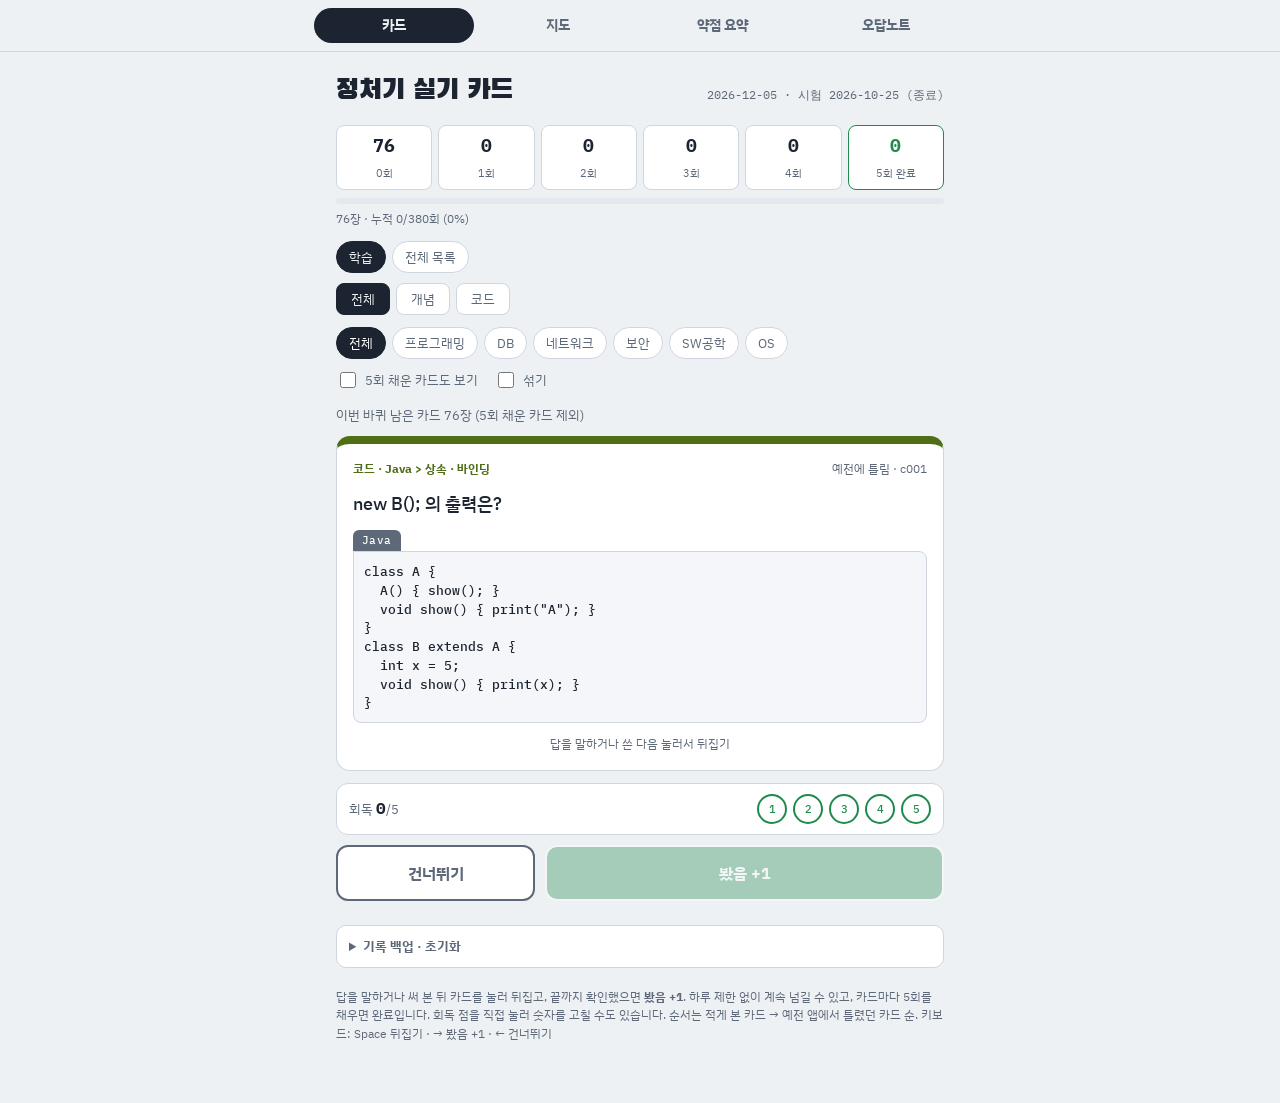
<file: index.html>
<!doctype html>
<html lang="ko">
<head>
<meta charset="utf-8" />
<meta name="viewport" content="width=device-width,initial-scale=1,viewport-fit=cover" />
<title>정처기 실기 카드</title>
<meta name="description" content="정보처리기사 실기 약점 카드 — 제한 없이 반복, 카드마다 5회까지 회독 체크" />
<meta name="theme-color" content="#eef1f4" media="(prefers-color-scheme: light)" />
<meta name="theme-color" content="#12161c" media="(prefers-color-scheme: dark)" />
<link rel="manifest" href="manifest.json" />
<link rel="icon" type="image/png" sizes="192x192" href="icons/icon-192.png" />
<link rel="apple-touch-icon" href="icons/apple-touch-icon.png" />
<meta name="apple-mobile-web-app-capable" content="yes" />
<meta name="mobile-web-app-capable" content="yes" />
<meta name="apple-mobile-web-app-status-bar-style" content="default" />
<meta name="apple-mobile-web-app-title" content="정처기 카드" />
<link rel="preconnect" href="https://fonts.googleapis.com" />
<link rel="preconnect" href="https://fonts.gstatic.com" crossorigin />
<link rel="stylesheet" href="https://fonts.googleapis.com/css2?family=Black+Han+Sans&family=IBM+Plex+Sans+KR:wght@400;500;700&family=IBM+Plex+Mono:wght@500&display=swap" />
<link rel="stylesheet" href="styles.css?v=20261020a" />
</head>
<body>
<nav class="appnav" aria-label="화면">
  <a href="./" aria-current="page">카드</a><a href="map.html">지도</a><a href="weak.html">약점 요약</a><a href="wrong.html">오답노트</a>
</nav>
<div class="wrap">
  <header class="top">
    <h1>정처기 실기 카드</h1>
    <span class="today" id="today"></span>
  </header>

  <section class="counts" id="counts" aria-label="회독 수별 카드 수"></section>
  <div class="bar" aria-hidden="true"><i id="bar-fill"></i></div>
  <p class="sum" id="sum"></p>

  <div class="tabs" role="group" aria-label="보기">
    <button type="button" id="t-study" aria-pressed="true">학습</button>
    <button type="button" id="t-list" aria-pressed="false">전체 목록</button>
  </div>
  <div class="kinds" id="kinds" role="group" aria-label="카드 종류"></div>
  <div class="chips" id="chips" role="group" aria-label="단원"></div>
  <div class="opts">
    <label><input type="checkbox" id="o-done" /> 5회 채운 카드도 보기</label>
    <label><input type="checkbox" id="o-shuffle" /> 섞기</label>
  </div>

  <div class="status" id="status">카드를 불러오는 중…</div>
  <main id="study"></main>
  <div id="list" class="list" hidden></div>

  <details class="tools">
    <summary>기록 백업 · 초기화</summary>
    <p>회독 기록은 이 기기의 브라우저에만 저장됩니다. 기기를 바꾸거나 사파리 데이터를 지우기 전에 백업 코드를 복사해 두세요.</p>
    <div class="tool-row">
      <button type="button" id="b-export">백업 코드 복사</button>
      <button type="button" id="b-import">백업 코드 붙여넣기</button>
      <button type="button" id="b-reset" class="danger">전부 0회로</button>
    </div>
    <textarea id="io" rows="3" placeholder="백업 코드를 여기에 붙여넣고 [백업 코드 붙여넣기]를 누르세요" hidden></textarea>
    <p class="tool-msg" id="tool-msg" role="status"></p>
  </details>

  <p class="legend">답을 말하거나 써 본 뒤 카드를 눌러 뒤집고, 끝까지 확인했으면 <b>봤음 +1</b>. 하루 제한 없이 계속 넘길 수 있고, 카드마다 5회를 채우면 완료입니다. 회독 점을 직접 눌러 숫자를 고칠 수도 있습니다. 순서는 적게 본 카드 → 예전 앱에서 틀렸던 카드 순. 키보드: Space 뒤집기 · → 봤음 +1 · ← 건너뛰기</p>
</div>

<div class="a2hs" id="a2hs" hidden role="dialog" aria-labelledby="a2hs-t">
  <div class="a2hs-box">
    <b id="a2hs-t">홈 화면에 추가하기</b>
    <p id="a2hs-msg"></p>
    <button type="button" id="a2hs-ok">확인</button>
  </div>
</div>

<script src="app.js?v=20261019a"></script>
</body>
</html>
</file>
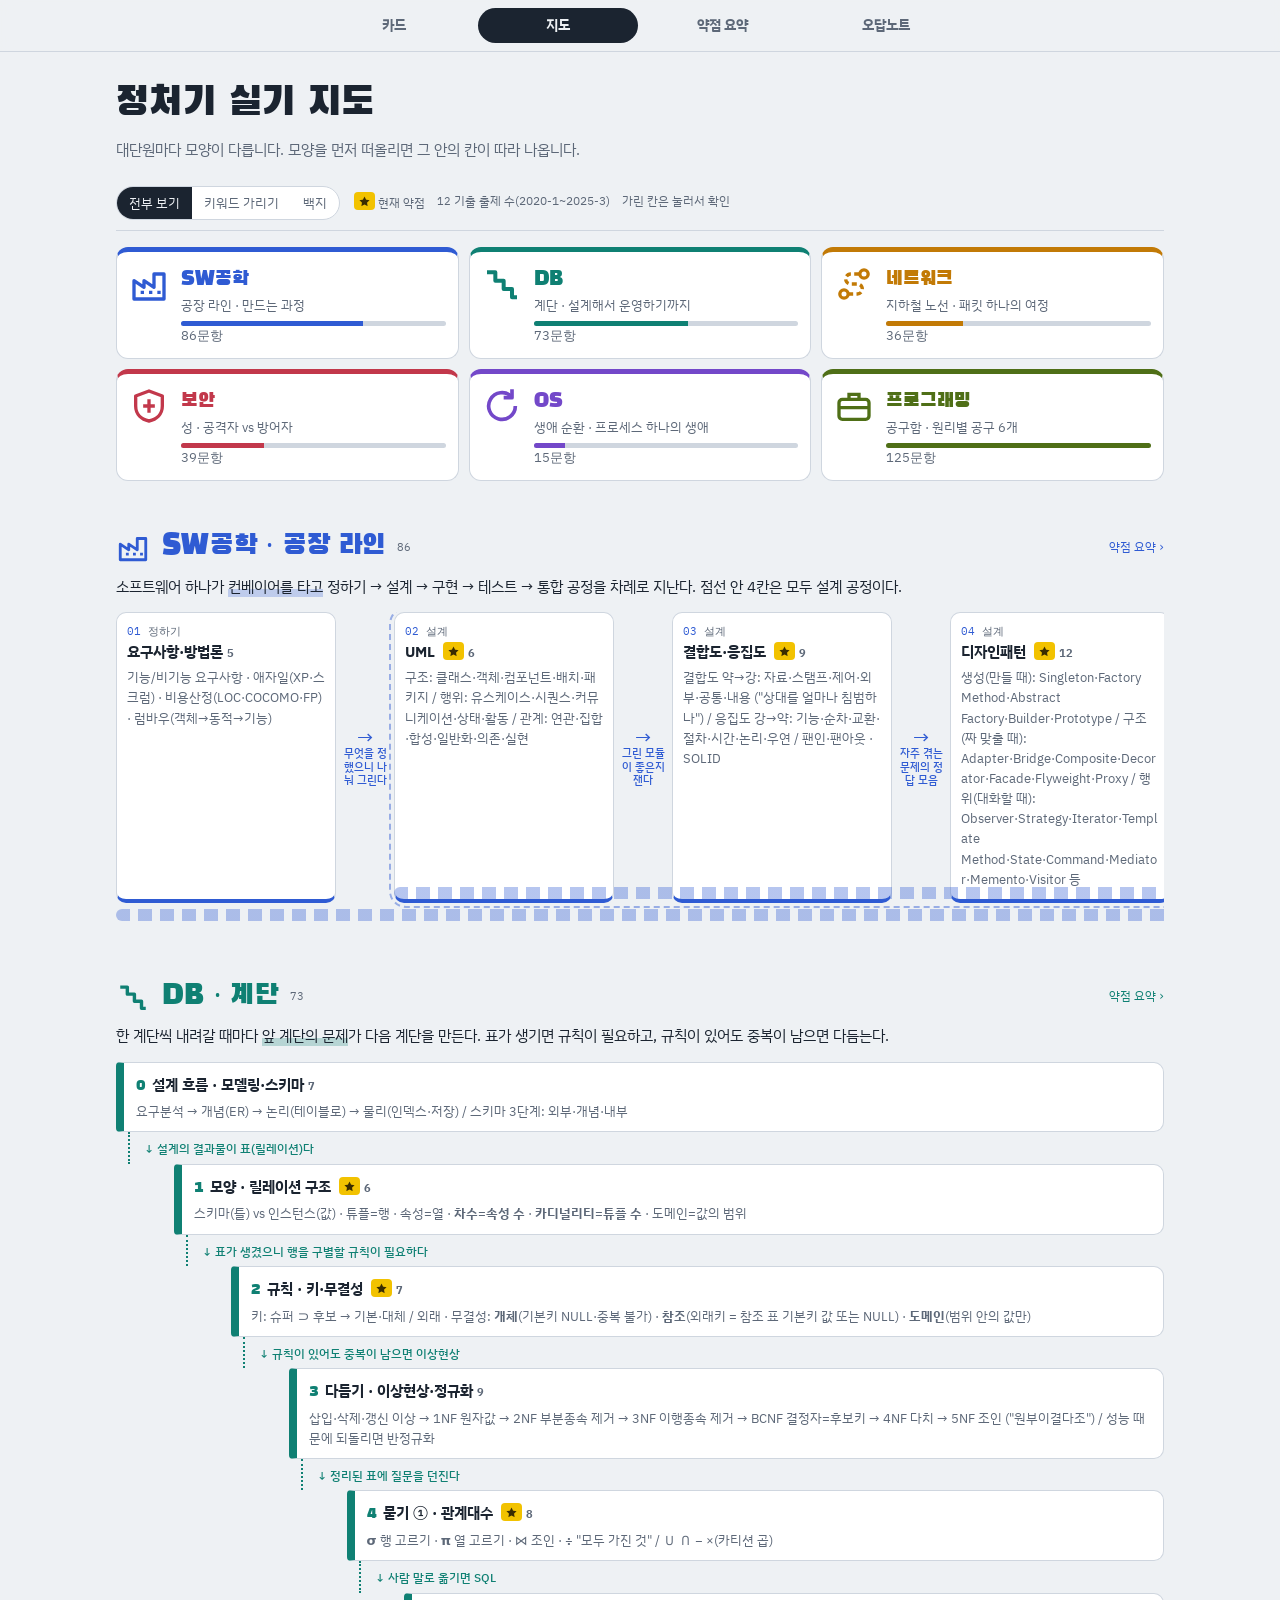
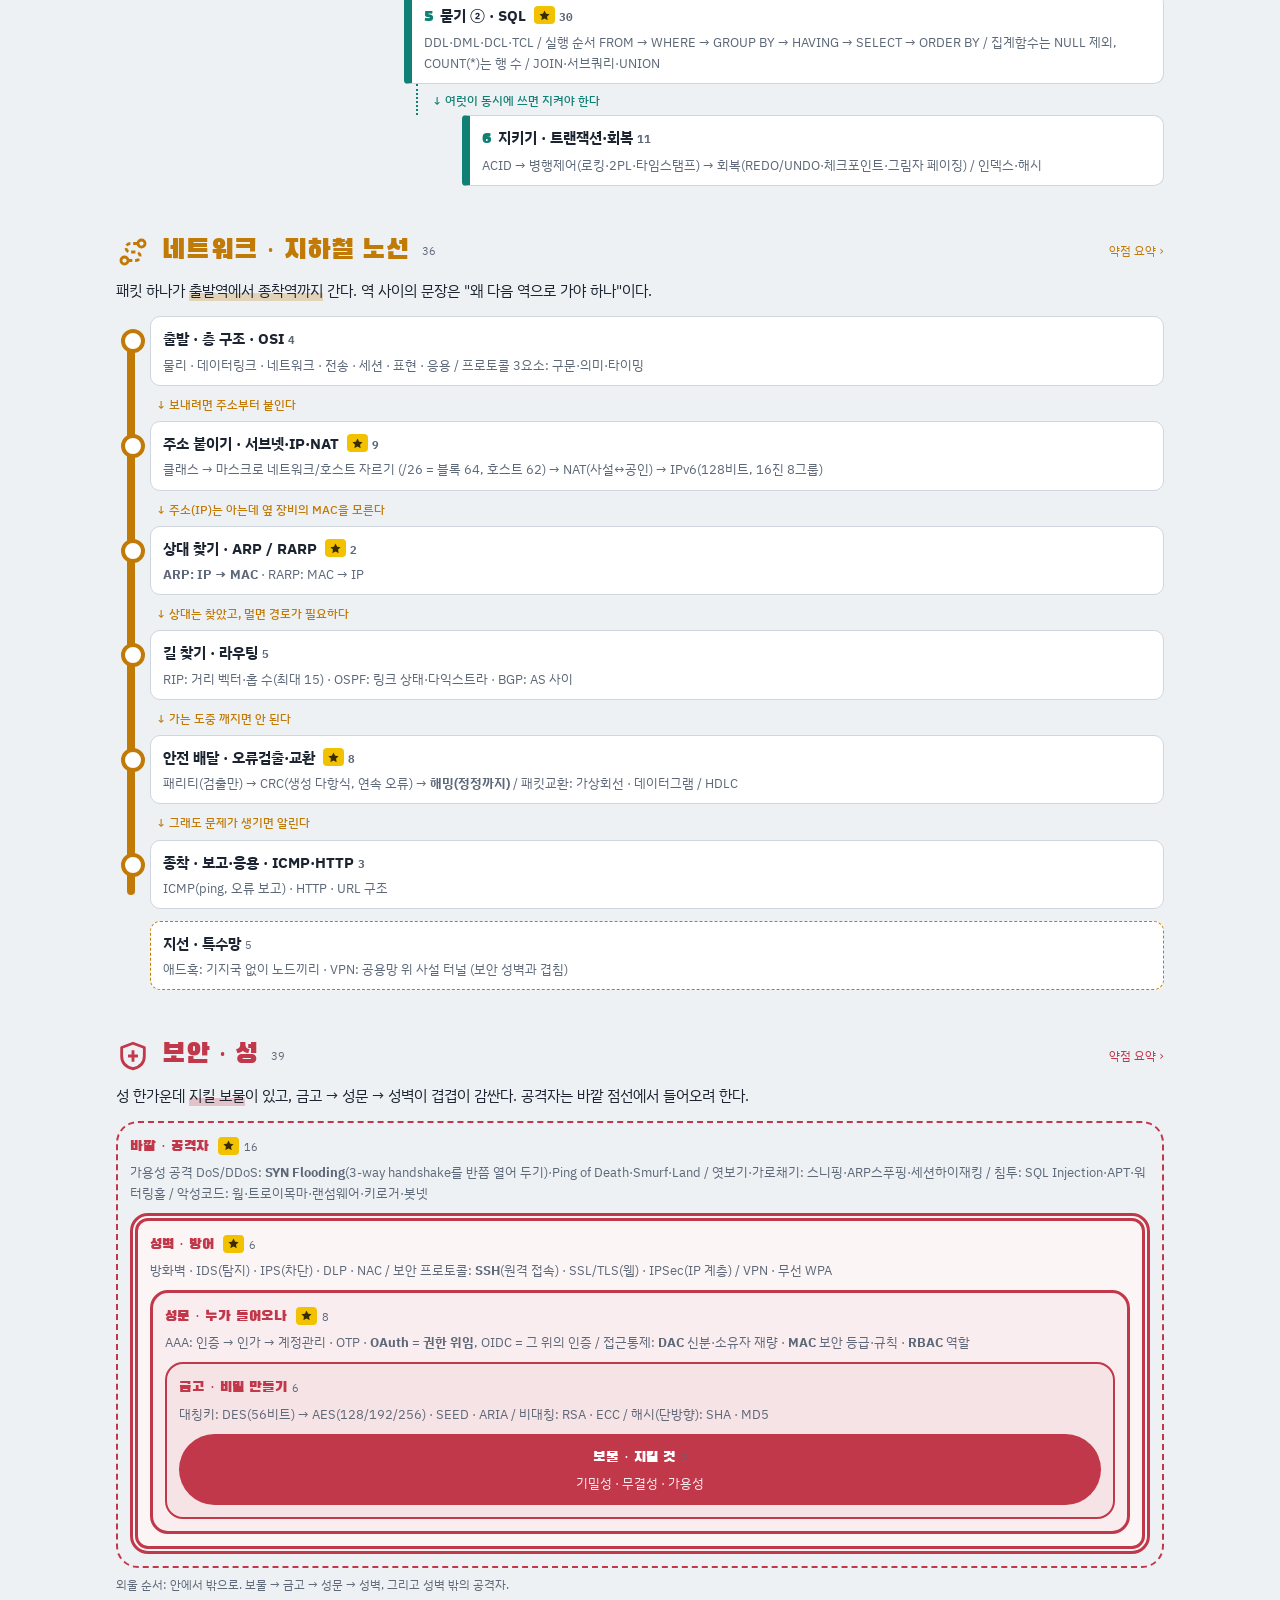
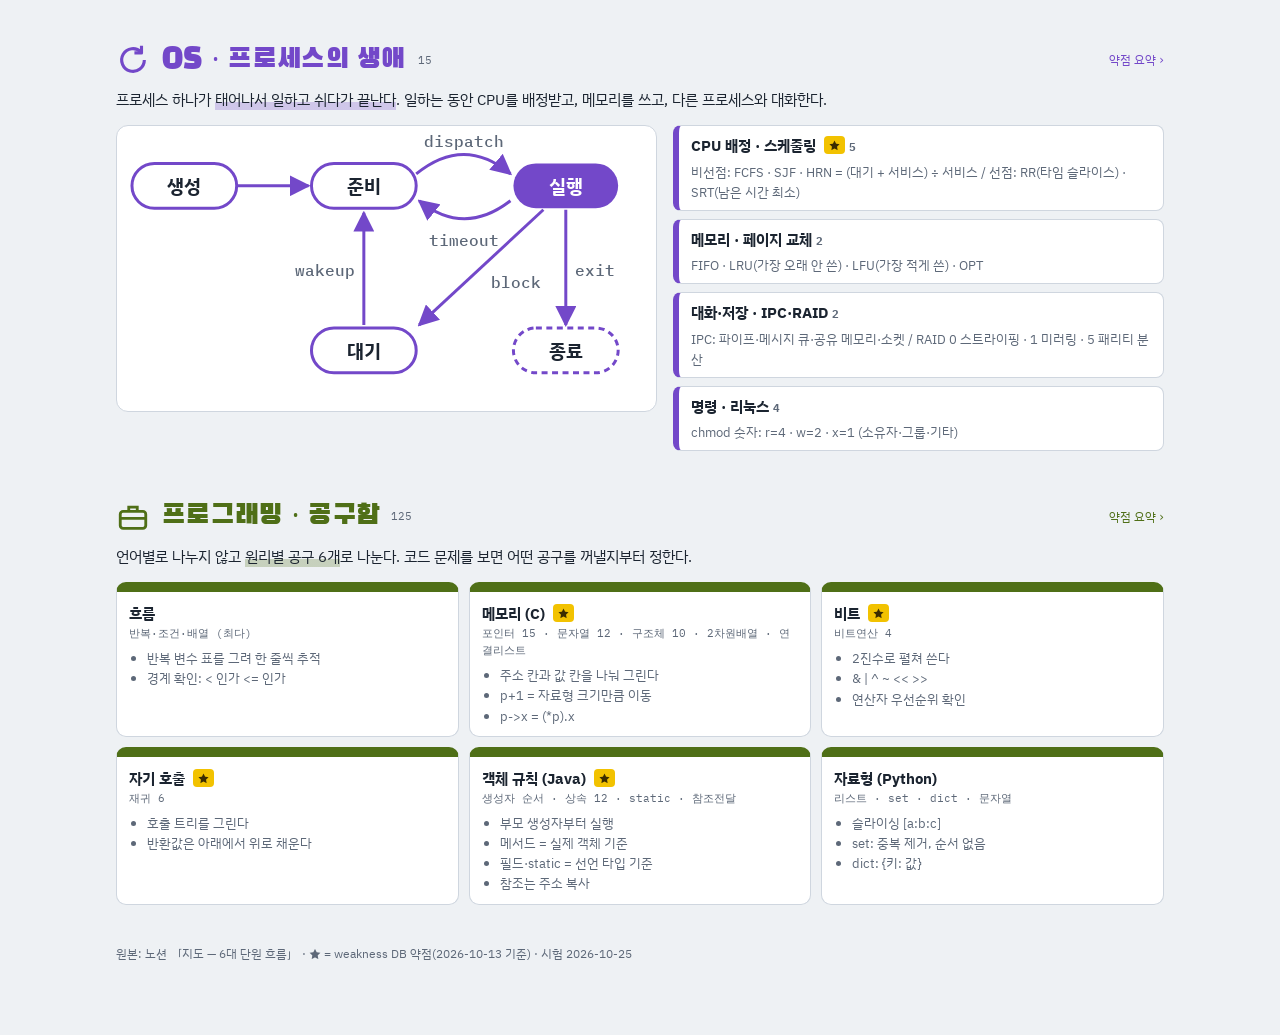
<file: map.html>
<!doctype html>
<html lang="ko">
<head>
<meta charset="utf-8" />
<meta name="viewport" content="width=device-width,initial-scale=1,viewport-fit=cover" />
<title>정처기 실기 지도</title>
<meta name="theme-color" content="#eef1f4" media="(prefers-color-scheme: light)" />
<meta name="theme-color" content="#12161c" media="(prefers-color-scheme: dark)" />
<link rel="manifest" href="manifest.json" />
<link rel="icon" type="image/png" sizes="192x192" href="icons/icon-192.png" />
<link rel="apple-touch-icon" href="icons/apple-touch-icon.png" />
<meta name="apple-mobile-web-app-capable" content="yes" />
<meta name="apple-mobile-web-app-title" content="정처기 카드" />
<link rel="preconnect" href="https://fonts.googleapis.com">
<link rel="preconnect" href="https://fonts.gstatic.com" crossorigin>
<link rel="stylesheet" href="https://fonts.googleapis.com/css2?family=Black+Han+Sans&family=IBM+Plex+Sans+KR:wght@400;500;700&family=IBM+Plex+Mono:wght@500&display=swap">
<style>
/* Layout: 6개 대단원이 각자 다른 "모양"을 가진 지도. 공장 라인 / 계단 / 지하철 노선 / 성벽 동심원 / 생애 순환 / 공구함 */
:root{
  --bg:#eef1f4; --surface:#ffffff; --ink:#1b2430; --muted:#5d6878; --line:#cfd6df;
  --sw:#2f5bd3; --db:#0f8073; --net:#c27a06; --sec:#c2384b; --os:#7348c9; --pg:#4f6f17;
  --star:#f2c200; --star-ink:#3a2c00; --cover:#d9dee5; --cover2:#c9d0d9;
  --display:"Black Han Sans","IBM Plex Sans KR",system-ui,sans-serif;
  --body:"IBM Plex Sans KR",system-ui,-apple-system,"Apple SD Gothic Neo",sans-serif;
  --mono:"IBM Plex Mono",ui-monospace,Menlo,monospace;
}
@media (prefers-color-scheme: dark){:root:not([data-theme="light"]){
  --bg:#12161c; --surface:#1b212a; --ink:#e7ebf0; --muted:#9aa5b4; --line:#2f3844;
  --sw:#7d9bff; --db:#3fc2b1; --net:#f0a93a; --sec:#ff7a8c; --os:#b294ff; --pg:#a3c95a;
  --star:#f2c200; --star-ink:#2a2000; --cover:#2a323d; --cover2:#333c48; color-scheme:dark}}
:root[data-theme="dark"]{
  --bg:#12161c; --surface:#1b212a; --ink:#e7ebf0; --muted:#9aa5b4; --line:#2f3844;
  --sw:#7d9bff; --db:#3fc2b1; --net:#f0a93a; --sec:#ff7a8c; --os:#b294ff; --pg:#a3c95a;
  --star:#f2c200; --star-ink:#2a2000; --cover:#2a323d; --cover2:#333c48; color-scheme:dark}
*{box-sizing:border-box}
body{background:var(--bg);color:var(--ink);font-family:var(--body);font-size:15px;line-height:1.55}
.wrap{max-width:1080px;margin:0 auto;padding-inline:16px;padding-block:20px 60px}
h1,h2{font-family:var(--display);font-weight:400;letter-spacing:.01em;text-wrap:balance;margin:0}
h1{font-size:clamp(28px,5vw,40px)}
.sub{color:var(--muted);margin:.3em 0 0}
.bar{position:sticky;top:env(safe-area-inset-top,0px);z-index:5;background:var(--bg);padding-block:10px;margin-block:14px 6px;display:flex;flex-wrap:wrap;gap:10px;align-items:center;border-bottom:1px solid var(--line)}
.seg{display:inline-flex;border:1px solid var(--line);border-radius:999px;overflow:hidden;background:var(--surface)}
.seg button{font:inherit;font-size:13px;border:0;background:none;color:var(--muted);padding:6px 12px;cursor:pointer}
.seg button[aria-pressed="true"]{background:var(--ink);color:var(--bg)}
.seg button:focus-visible,.tile:focus-visible,.c:focus-visible{outline:2px solid var(--sw);outline-offset:2px}
.legend{font-size:12px;color:var(--muted);display:flex;gap:12px;flex-wrap:wrap}
.star{display:inline-block;background:var(--star);color:var(--star-ink);font-size:11px;font-weight:700;border-radius:4px;padding:0 5px;line-height:18px;vertical-align:2px;margin-left:4px}
.n{font-family:var(--mono);font-size:11px;color:var(--muted);font-variant-numeric:tabular-nums}

/* 세계지도 */
.world{display:grid;grid-template-columns:repeat(3,minmax(0,1fr));gap:10px;margin-top:16px}
.tile{display:flex;gap:12px;align-items:flex-start;text-decoration:none;color:var(--ink);background:var(--surface);border:1px solid var(--line);border-radius:12px;padding:12px;border-top:5px solid var(--c)}
.tile svg{flex:none;width:40px;height:40px;color:var(--c)}
.tile b{font-family:var(--display);font-weight:400;font-size:20px;display:block;color:var(--c)}
.tile span{font-size:13px;color:var(--muted);display:block}
.meter{height:5px;background:var(--line);border-radius:3px;margin-top:6px;overflow:hidden}
.meter i{display:block;height:100%;background:var(--c)}
@media (max-width:720px){.world{grid-template-columns:repeat(2,minmax(0,1fr))}}
@media (max-width:420px){.world{grid-template-columns:1fr}}

section{margin-top:44px;scroll-margin-top:70px}
.head{display:flex;gap:12px;align-items:center;flex-wrap:wrap}
.head svg{width:34px;height:34px;color:var(--c)}
.head h2{font-size:28px;color:var(--c)}
.story{font-size:15px;margin:.4em 0 14px;color:var(--ink)}
.story em{font-style:normal;background:linear-gradient(transparent 60%,color-mix(in srgb,var(--c) 25%,transparent) 60%)}
.nt{font-weight:700;font-size:15px}
.k{font-size:13px;color:var(--muted);margin-top:4px;overflow-wrap:anywhere}
.why{font-size:12px;color:var(--c);font-weight:500}

/* 가리기 */
.c{cursor:default;border-radius:4px;transition:background .15s}
body.m1 .k.c:not(.open), body.m2 .c:not(.open){color:transparent !important;cursor:pointer;background:repeating-linear-gradient(-45deg,var(--cover) 0 6px,var(--cover2) 6px 12px);user-select:none}
body.m1 .k.c:not(.open) *, body.m2 .c:not(.open) *{visibility:hidden}

/* SW: 공장 라인 */
.belt{overflow-x:auto;padding-bottom:6px}
.belt ol{list-style:none;margin:0;padding:0 0 22px;display:flex;gap:0;min-width:max-content;position:relative}
.belt ol::after{content:"";position:absolute;left:0;right:0;bottom:4px;height:12px;border-radius:6px;background:repeating-linear-gradient(90deg,var(--sw) 0 14px,transparent 14px 22px);opacity:.35}
.station{width:220px;flex:none;display:flex}
.station .box{background:var(--surface);border:1px solid var(--line);border-bottom:4px solid var(--sw);border-radius:10px;padding:10px;width:100%}
.station .no{font-family:var(--mono);font-size:11px;color:var(--sw)}
.station .grp{font-size:11px;color:var(--muted)}
.arrow{flex:none;width:58px;display:flex;flex-direction:column;justify-content:center;align-items:center;text-align:center;padding:0 4px}
.arrow::before{content:"→";font-size:20px;color:var(--sw);line-height:1}
.arrow .why{font-size:10.5px;line-height:1.3}
.design{outline:2px dashed color-mix(in srgb,var(--sw) 45%,transparent);outline-offset:3px;border-radius:12px}

/* DB: 계단 */
.stairs{display:flex;flex-direction:column;gap:0}
.step{margin-left:calc(var(--i) * 5.5%);max-width:calc(100% - var(--i) * 5.5%);background:var(--surface);border:1px solid var(--line);border-left:8px solid var(--db);border-radius:4px 10px 10px 4px;padding:10px 12px}
.riser{margin-left:calc(var(--i) * 5.5% + 12px);padding:4px 0 4px 14px;border-left:2px dotted var(--db)}
.step .lv{font-family:var(--display);font-size:16px;color:var(--db);margin-right:6px}

/* 네트워크: 지하철 노선 */
.metro{position:relative;padding-left:34px}
.metro::before{content:"";position:absolute;left:11px;top:14px;bottom:14px;width:8px;border-radius:4px;background:var(--net)}
.stop{position:relative;background:var(--surface);border:1px solid var(--line);border-radius:10px;padding:10px 12px}
.stop::before{content:"";position:absolute;left:-30px;top:12px;width:16px;height:16px;border-radius:50%;background:var(--surface);border:4px solid var(--net)}
.hop{padding:6px 0 6px 6px}
.branch{margin-top:12px;margin-left:34px;border:1px dashed var(--net);border-radius:10px;padding:10px 12px;background:var(--surface)}

/* 보안: 성 동심원 */
.attack{border:2px dashed var(--sec);border-radius:22px;padding:12px;position:relative}
.ring{border-radius:18px;padding:12px;margin-top:10px}
.wall{border:8px double var(--sec);background:color-mix(in srgb,var(--sec) 5%,var(--surface))}
.gate{border:3px solid var(--sec);background:color-mix(in srgb,var(--sec) 9%,var(--surface))}
.vault{border:2px solid var(--sec);background:color-mix(in srgb,var(--sec) 14%,var(--surface))}
.core{border-radius:50px;background:var(--sec);color:var(--surface);text-align:center;padding:12px}
.core .k{color:var(--surface);opacity:.9}
.rl{font-family:var(--display);font-size:15px;color:var(--sec)}
.core .rl{color:var(--surface)}
.read{font-size:12px;color:var(--muted);margin-top:8px}

/* OS: 생애 순환 */
.life{display:grid;grid-template-columns:minmax(0,1.1fr) minmax(0,1fr);gap:16px;align-items:start}
.life svg{width:100%;height:auto;background:var(--surface);border:1px solid var(--line);border-radius:12px}
.life .lst{display:flex;flex-direction:column;gap:8px}
.life .it{background:var(--surface);border:1px solid var(--line);border-left:6px solid var(--os);border-radius:8px;padding:8px 12px}
@media (max-width:720px){.life{grid-template-columns:1fr}}

/* 프로그래밍: 공구함 */
.tools{display:grid;grid-template-columns:repeat(3,minmax(0,1fr));gap:10px}
.tool{background:var(--surface);border:1px solid var(--line);border-radius:10px;padding:10px 12px;border-top:10px solid var(--pg)}
.tool ul{margin:6px 0 0;padding-left:18px;font-size:13px;color:var(--muted)}
@media (max-width:720px){.tools{grid-template-columns:repeat(2,minmax(0,1fr))}}
@media (max-width:420px){.tools{grid-template-columns:1fr}}
.foot{margin-top:40px;font-size:12px;color:var(--muted)}
@media (prefers-reduced-motion:reduce){*{transition:none!important}}
</style>

<style>
body{margin:0}
.appnav{position:sticky;top:0;z-index:8;display:flex;gap:4px;justify-content:center;padding:8px 10px;background:color-mix(in srgb,var(--bg) 92%,transparent);backdrop-filter:blur(8px);-webkit-backdrop-filter:blur(8px);border-bottom:1px solid var(--line);font-family:var(--body)}
.appnav a{flex:1;max-width:160px;text-align:center;font-size:13.5px;font-weight:700;text-decoration:none;color:var(--muted);border-radius:999px;padding:7px 6px;white-space:nowrap}
.appnav a[aria-current="page"]{background:var(--ink);color:var(--bg)}
.appnav a:focus-visible{outline:2px solid var(--sw);outline-offset:2px}
.bar{top:52px !important}
section{scroll-margin-top:120px !important}
.toweak{margin-left:auto;font-size:12px;color:var(--c);text-decoration:none;white-space:nowrap}
/* 약점 요약 모달 안에 넣을 때(?embed=1): 해당 단원만, 지금 위치 강조 */
body.embed .appnav,body.embed h1,body.embed .sub,body.embed .world,body.embed .foot,body.embed .toweak{display:none!important}
body.embed .wrap{padding-block:4px 40px}
body.embed .bar{top:0!important;margin-top:0}
body.embed section:not(.on){display:none}
body.embed section{margin-top:14px}
body.embed .belt{padding-top:14px}
.here{outline:3px solid var(--star);outline-offset:3px;border-radius:12px;box-shadow:0 0 0 9px color-mix(in srgb,var(--star) 22%,transparent)}
.here-badge{display:inline-block;background:var(--star);color:var(--star-ink);font:700 11px/18px var(--body);border-radius:4px;padding:0 6px;margin-right:6px;vertical-align:2px}
body{padding-top:env(safe-area-inset-top,0px);padding-bottom:env(safe-area-inset-bottom,0px)}
</style>
</head>
<body>
<nav class="appnav" aria-label="화면">
  <a href="./">카드</a><a href="map.html" aria-current="page">지도</a><a href="weak.html">약점 요약</a><a href="wrong.html">오답노트</a>
</nav>
<div class="wrap">
  <h1>정처기 실기 지도</h1>
  <p class="sub">대단원마다 모양이 다릅니다. 모양을 먼저 떠올리면 그 안의 칸이 따라 나옵니다.</p>

  <div class="bar">
    <div class="seg" role="group" aria-label="보기 방식">
      <button type="button" id="m0" data-m="0" aria-pressed="true">전부 보기</button>
      <button type="button" id="m1" data-m="1" aria-pressed="false">키워드 가리기</button>
      <button type="button" id="m2" data-m="2" aria-pressed="false">백지</button>
    </div>
    <div class="legend"><span><span class="star">★</span> 현재 약점</span><span><span class="n">12</span> 기출 출제 수(2020-1~2025-3)</span><span>가린 칸은 눌러서 확인</span></div>
  </div>

  <nav class="world" id="world" aria-label="대단원 6개"></nav>

  <!-- SW -->
  <section id="sw" style="--c:var(--sw)">
    <div class="head"><svg data-icon="factory"></svg><h2>SW공학 · 공장 라인</h2><span class="n">86</span><a class="toweak" href="weak.html#sw">약점 요약 ›</a></div>
    <p class="story c">소프트웨어 하나가 <em>컨베이어를 타고</em> 정하기 → 설계 → 구현 → 테스트 → 통합 공정을 차례로 지난다. 점선 안 4칸은 모두 설계 공정이다.</p>
    <div class="belt"><ol id="belt"></ol></div>
  </section>

  <!-- DB -->
  <section id="db" style="--c:var(--db)">
    <div class="head"><svg data-icon="stairs"></svg><h2>DB · 계단</h2><span class="n">73</span><a class="toweak" href="weak.html#db">약점 요약 ›</a></div>
    <p class="story c">한 계단씩 내려갈 때마다 <em>앞 계단의 문제</em>가 다음 계단을 만든다. 표가 생기면 규칙이 필요하고, 규칙이 있어도 중복이 남으면 다듬는다.</p>
    <div class="stairs" id="stairs"></div>
  </section>

  <!-- NET -->
  <section id="net" style="--c:var(--net)">
    <div class="head"><svg data-icon="pin"></svg><h2>네트워크 · 지하철 노선</h2><span class="n">36</span><a class="toweak" href="weak.html#net">약점 요약 ›</a></div>
    <p class="story c">패킷 하나가 <em>출발역에서 종착역까지</em> 간다. 역 사이의 문장은 "왜 다음 역으로 가야 하나"이다.</p>
    <div class="metro" id="metro"></div>
    <div class="branch"><span class="nt c">지선 · 특수망</span> <span class="n">5</span><div class="k c">애드혹: 기지국 없이 노드끼리 · VPN: 공용망 위 사설 터널 (보안 성벽과 겹침)</div></div>
  </section>

  <!-- SEC -->
  <section id="sec" style="--c:var(--sec)">
    <div class="head"><svg data-icon="shield"></svg><h2>보안 · 성</h2><span class="n">39</span><a class="toweak" href="weak.html#sec">약점 요약 ›</a></div>
    <p class="story c">성 한가운데 <em>지킬 보물</em>이 있고, 금고 → 성문 → 성벽이 겹겹이 감싼다. 공격자는 바깥 점선에서 들어오려 한다.</p>
    <div class="attack">
      <div class="rl c">바깥 · 공격자 <span class="star">★</span> <span class="n">16</span></div>
      <div class="k c">가용성 공격 DoS/DDoS: <b>SYN Flooding</b>(3-way handshake를 반쯤 열어 두기)·Ping of Death·Smurf·Land / 엿보기·가로채기: 스니핑·ARP스푸핑·세션하이재킹 / 침투: SQL Injection·APT·워터링홀 / 악성코드: 웜·트로이목마·랜섬웨어·키로거·봇넷</div>
      <div class="ring wall">
        <div class="rl c">성벽 · 방어 <span class="star">★</span> <span class="n">6</span></div>
        <div class="k c">방화벽 · IDS(탐지) · IPS(차단) · DLP · NAC / 보안 프로토콜: <b>SSH</b>(원격 접속) · SSL/TLS(웹) · IPSec(IP 계층) / VPN · 무선 WPA</div>
        <div class="ring gate">
          <div class="rl c">성문 · 누가 들어오나 <span class="star">★</span> <span class="n">8</span></div>
          <div class="k c">AAA: 인증 → 인가 → 계정관리 · OTP · <b>OAuth = 권한 위임</b>, OIDC = 그 위의 인증 / 접근통제: <b>DAC</b> 신분·소유자 재량 · <b>MAC</b> 보안 등급·규칙 · <b>RBAC</b> 역할</div>
          <div class="ring vault">
            <div class="rl c">금고 · 비밀 만들기 <span class="n">6</span></div>
            <div class="k c">대칭키: DES(56비트) → AES(128/192/256) · SEED · ARIA / 비대칭: RSA · ECC / 해시(단방향): SHA · MD5</div>
            <div class="ring core">
              <div class="rl c">보물 · 지킬 것 <span class="n">2</span></div>
              <div class="k c">기밀성 · 무결성 · 가용성</div>
            </div>
          </div>
        </div>
      </div>
    </div>
    <p class="read">외울 순서: 안에서 밖으로. 보물 → 금고 → 성문 → 성벽, 그리고 성벽 밖의 공격자.</p>
  </section>

  <!-- OS -->
  <section id="os" style="--c:var(--os)">
    <div class="head"><svg data-icon="cycle"></svg><h2>OS · 프로세스의 생애</h2><span class="n">15</span><a class="toweak" href="weak.html#os">약점 요약 ›</a></div>
    <p class="story c">프로세스 하나가 <em>태어나서 일하고 쉬다가 끝난다</em>. 일하는 동안 CPU를 배정받고, 메모리를 쓰고, 다른 프로세스와 대화한다.</p>
    <div class="life">
      <svg viewBox="0 0 360 190" role="img" aria-label="프로세스 상태 전이도">
        <defs><marker id="ah" viewBox="0 0 10 10" refX="9" refY="5" markerWidth="7" markerHeight="7" orient="auto-start-reverse"><path d="M0,0L10,5L0,10z" style="fill:var(--os)"/></marker></defs>
        <g style="fill:none;stroke:var(--os);stroke-width:2">
          <line x1="80" y1="40" x2="128" y2="40" marker-end="url(#ah)"/>
          <path d="M200,32 Q232,6 263,32" marker-end="url(#ah)"/>
          <path d="M263,50 Q232,74 202,50" marker-end="url(#ah)"/>
          <line x1="285" y1="56" x2="202" y2="133" marker-end="url(#ah)"/>
          <line x1="165" y1="133" x2="165" y2="58" marker-end="url(#ah)"/>
          <line x1="300" y1="56" x2="300" y2="133" marker-end="url(#ah)"/>
        </g>
        <g style="font:500 11px var(--mono);fill:var(--muted)" class="svgk">
          <text x="232" y="14" text-anchor="middle">dispatch</text>
          <text x="232" y="80" text-anchor="middle">timeout</text>
          <text x="250" y="108" text-anchor="start">block</text>
          <text x="159" y="100" text-anchor="end">wakeup</text>
          <text x="306" y="100" text-anchor="start">exit</text>
        </g>
        <g style="font:700 13px var(--body)">
          <rect x="10" y="25" width="70" height="30" rx="15" style="fill:var(--surface);stroke:var(--os);stroke-width:2"/><text x="45" y="45" text-anchor="middle" style="fill:var(--ink)">생성</text>
          <rect x="130" y="25" width="70" height="30" rx="15" style="fill:var(--surface);stroke:var(--os);stroke-width:2"/><text x="165" y="45" text-anchor="middle" style="fill:var(--ink)">준비</text>
          <rect x="265" y="25" width="70" height="30" rx="15" style="fill:var(--os)"/><text x="300" y="45" text-anchor="middle" style="fill:var(--surface)">실행</text>
          <rect x="130" y="135" width="70" height="30" rx="15" style="fill:var(--surface);stroke:var(--os);stroke-width:2"/><text x="165" y="155" text-anchor="middle" style="fill:var(--ink)">대기</text>
          <rect x="265" y="135" width="70" height="30" rx="15" style="fill:var(--surface);stroke:var(--os);stroke-width:2;stroke-dasharray:4 3"/><text x="300" y="155" text-anchor="middle" style="fill:var(--ink)">종료</text>
        </g>
      </svg>
      <div class="lst" id="oslist"></div>
    </div>
  </section>

  <!-- PG -->
  <section id="pg" style="--c:var(--pg)">
    <div class="head"><svg data-icon="toolbox"></svg><h2>프로그래밍 · 공구함</h2><span class="n">125</span><a class="toweak" href="weak.html#pg">약점 요약 ›</a></div>
    <p class="story c">언어별로 나누지 않고 <em>원리별 공구 6개</em>로 나눈다. 코드 문제를 보면 어떤 공구를 꺼낼지부터 정한다.</p>
    <div class="tools" id="tools"></div>
  </section>

  <p class="foot">원본: 노션 「지도 — 6대 단원 흐름」 · ★ = weakness DB 약점(2026-10-13 기준) · 시험 2026-10-25</p>
</div>

<script>
const ICONS={
 factory:'<path d="M3 21V10l6 4V10l6 4V6h6v15z" fill="none" stroke="currentColor" stroke-width="2" stroke-linejoin="round"/><path d="M7 17h2M12 17h2M17 17h2" stroke="currentColor" stroke-width="2"/>',
 stairs:'<path d="M3 5h5v5h5v5h5v5h3" fill="none" stroke="currentColor" stroke-width="2.4" stroke-linejoin="round"/>',
 pin:'<circle cx="6" cy="18" r="2.5" fill="none" stroke="currentColor" stroke-width="2"/><circle cx="18" cy="6" r="2.5" fill="none" stroke="currentColor" stroke-width="2"/><path d="M8.5 18H14a3 3 0 0 0 0-6h-4a3 3 0 0 1 0-6h5.5" fill="none" stroke="currentColor" stroke-width="2" stroke-dasharray="3 2"/>',
 shield:'<path d="M12 3l8 3v6c0 5-3.5 8-8 9-4.5-1-8-4-8-9V6z" fill="none" stroke="currentColor" stroke-width="2" stroke-linejoin="round"/><path d="M12 8v8M8.5 12h7" stroke="currentColor" stroke-width="2"/>',
 cycle:'<path d="M20 12a8 8 0 1 1-2.3-5.6" fill="none" stroke="currentColor" stroke-width="2.2"/><path d="M18 2v5h-5" fill="none" stroke="currentColor" stroke-width="2.2" stroke-linejoin="round"/>',
 toolbox:'<rect x="3" y="8" width="18" height="12" rx="2" fill="none" stroke="currentColor" stroke-width="2"/><path d="M9 8V5h6v3M3 13h18" fill="none" stroke="currentColor" stroke-width="2"/>'
};
const ic=(n)=>`<svg viewBox="0 0 24 24" aria-hidden="true">${ICONS[n]}</svg>`;
document.querySelectorAll('svg[data-icon]').forEach(s=>{s.setAttribute('viewBox','0 0 24 24');s.setAttribute('aria-hidden','true');s.innerHTML=ICONS[s.dataset.icon];});
const S=(w)=>w?' <span class="star">★</span>':'';
const N=(n)=>` <span class="n">${n}</span>`;

const WORLD=[
 ['sw','SW공학','공장 라인','만드는 과정',86,'factory'],
 ['db','DB','계단','설계해서 운영하기까지',73,'stairs'],
 ['net','네트워크','지하철 노선','패킷 하나의 여정',36,'pin'],
 ['sec','보안','성','공격자 vs 방어자',39,'shield'],
 ['os','OS','생애 순환','프로세스 하나의 생애',15,'cycle'],
 ['pg','프로그래밍','공구함','원리별 공구 6개',125,'toolbox']];
document.getElementById('world').innerHTML=WORLD.map(([id,t,shape,st,n,i])=>
 `<a class="tile" href="#${id}" style="--c:var(--${id})">${ic(i)}<div style="min-width:0;flex:1"><b class="c">${t}</b><span class="c">${shape} · ${st}</span><div class="meter" aria-label="기출 ${n}문항"><i style="width:${n/125*100}%"></i></div><span class="n">${n}문항</span></div></a>`).join('');

const SW=[
 ['정하기','요구사항·방법론',5,0,'기능/비기능 요구사항 · 애자일(XP·스크럼) · 비용산정(LOC·COCOMO·FP) · 럼바우(객체→동적→기능)','무엇을 정했으니 나눠 그린다'],
 ['설계','UML',6,1,'구조: 클래스·객체·컴포넌트·배치·패키지 / 행위: 유스케이스·시퀀스·커뮤니케이션·상태·활동 / 관계: 연관·집합·합성·일반화·의존·실현','그린 모듈이 좋은지 잰다'],
 ['설계','결합도·응집도',9,1,'결합도 약→강: 자료·스탬프·제어·외부·공통·내용 ("상대를 얼마나 침범하나") / 응집도 강→약: 기능·순차·교환·절차·시간·논리·우연 / 팬인·팬아웃 · SOLID','자주 겪는 문제의 정답 모음'],
 ['설계','디자인패턴',12,1,'생성(만들 때): Singleton·Factory Method·Abstract Factory·Builder·Prototype / 구조(짜 맞출 때): Adapter·Bridge·Composite·Decorator·Facade·Flyweight·Proxy / 행위(대화할 때): Observer·Strategy·Iterator·Template Method·State·Command·Mediator·Memento·Visitor 등','안쪽 끝, 이제 사용자 접점'],
 ['설계','UI',5,0,'설계 원칙: 직관성·유효성·학습성·유연성 / UI·UX','설계대로 짠다'],
 ['구현','코딩·형상관리',7,0,'코딩규칙 · 리팩토링 · 형상관리(식별→통제→감사→기록) · 정적/동적 분석','짠 코드를 시험한다'],
 ['테스트','테스트',30,1,'원리(살충제 패러독스) → 단계(V모델: 단위·통합·시스템·인수, 알파/베타) → 통합(하향=스텁, 상향=드라이버) → 블랙박스(동치분할·경계값·원인-결과) / 화이트박스 커버리지(구문→결정→조건→조건/결정→MC/DC→다중조건)','통과했으니 다른 시스템과 붙인다'],
 ['통합·배포','연계',11,0,'EAI(Point-to-Point·Hub&Spoke·Message Bus·Hybrid) · 웹서비스(SOAP·WSDL·UDDI) · XML·JSON·AJAX · 릴리스노트','']];
const box=(r,i)=>`<li class="station"><div class="box"><div class="no">${String(i+1).padStart(2,'0')} <span class="grp">${r[0]}</span></div><div class="nt c">${r[1]}${S(r[3])}${N(r[2])}</div><div class="k c">${r[4]}</div></div></li>`;
const arr=(t)=>t?`<li class="arrow" aria-hidden="false"><span class="why c">${t}</span></li>`:'';
let b='';SW.forEach((r,i)=>{
  if(i===1) b+='<li style="display:flex" class="design"><ol style="display:flex;padding:0;list-style:none;margin:0">';
  b+=box(r,i)+arr(r[5]);
  if(i===4) b+='</ol></li>';
});
document.getElementById('belt').innerHTML=b;

const DB=[
 ['설계 흐름','모델링·스키마',7,0,'요구분석 → 개념(ER) → 논리(테이블로) → 물리(인덱스·저장) / 스키마 3단계: 외부·개념·내부','설계의 결과물이 표(릴레이션)다'],
 ['모양','릴레이션 구조',6,1,'스키마(틀) vs 인스턴스(값) · 튜플=행 · 속성=열 · <b>차수=속성 수</b> · <b>카디널리티=튜플 수</b> · 도메인=값의 범위','표가 생겼으니 행을 구별할 규칙이 필요하다'],
 ['규칙','키·무결성',7,1,'키: 슈퍼 ⊃ 후보 → 기본·대체 / 외래 · 무결성: <b>개체</b>(기본키 NULL·중복 불가) · <b>참조</b>(외래키 = 참조 표 기본키 값 또는 NULL) · <b>도메인</b>(범위 안의 값만)','규칙이 있어도 중복이 남으면 이상현상'],
 ['다듬기','이상현상·정규화',9,0,'삽입·삭제·갱신 이상 → 1NF 원자값 → 2NF 부분종속 제거 → 3NF 이행종속 제거 → BCNF 결정자=후보키 → 4NF 다치 → 5NF 조인 ("원부이결다조") / 성능 때문에 되돌리면 반정규화','정리된 표에 질문을 던진다'],
 ['묻기 ①','관계대수',8,1,'<b>σ</b> 행 고르기 · <b>π</b> 열 고르기 · ⋈ 조인 · <b>÷</b> "모두 가진 것" / ∪ ∩ − ×(카티션 곱)','사람 말로 옮기면 SQL'],
 ['묻기 ②','SQL',30,1,'DDL·DML·DCL·TCL / 실행 순서 FROM → WHERE → GROUP BY → HAVING → SELECT → ORDER BY / 집계함수는 NULL 제외, COUNT(*)는 행 수 / JOIN·서브쿼리·UNION','여럿이 동시에 쓰면 지켜야 한다'],
 ['지키기','트랜잭션·회복',11,0,'ACID → 병행제어(로킹·2PL·타임스탬프) → 회복(REDO/UNDO·체크포인트·그림자 페이징) / 인덱스·해시','']];
document.getElementById('stairs').innerHTML=DB.map((r,i)=>
 `<div class="step" style="--i:${i}"><span class="lv">${i}</span><span class="nt c">${r[0]} · ${r[1]}${S(r[3])}${N(r[2])}</span><div class="k c">${r[4]}</div></div>`+
 (r[5]?`<div class="riser" style="--i:${i}"><span class="why c">↓ ${r[5]}</span></div>`:'')).join('');

const NET=[
 ['출발 · 층 구조','OSI',4,0,'물리 · 데이터링크 · 네트워크 · 전송 · 세션 · 표현 · 응용 / 프로토콜 3요소: 구문·의미·타이밍','보내려면 주소부터 붙인다'],
 ['주소 붙이기','서브넷·IP·NAT',9,1,'클래스 → 마스크로 네트워크/호스트 자르기 (/26 = 블록 64, 호스트 62) → NAT(사설↔공인) → IPv6(128비트, 16진 8그룹)','주소(IP)는 아는데 옆 장비의 MAC을 모른다'],
 ['상대 찾기','ARP / RARP',2,1,'<b>ARP: IP → MAC</b> · RARP: MAC → IP','상대는 찾았고, 멀면 경로가 필요하다'],
 ['길 찾기','라우팅',5,0,'RIP: 거리 벡터·홉 수(최대 15) · OSPF: 링크 상태·다익스트라 · BGP: AS 사이','가는 도중 깨지면 안 된다'],
 ['안전 배달','오류검출·교환',8,1,'패리티(검출만) → CRC(생성 다항식, 연속 오류) → <b>해밍(정정까지)</b> / 패킷교환: 가상회선 · 데이터그램 / HDLC','그래도 문제가 생기면 알린다'],
 ['종착 · 보고·응용','ICMP·HTTP',3,0,'ICMP(ping, 오류 보고) · HTTP · URL 구조','']];
document.getElementById('metro').innerHTML=NET.map(r=>
 `<div class="stop"><span class="nt c">${r[0]} · ${r[1]}${S(r[3])}${N(r[2])}</span><div class="k c">${r[4]}</div></div>`+
 (r[5]?`<div class="hop"><span class="why c">↓ ${r[5]}</span></div>`:'')).join('');

const OS=[
 ['CPU 배정 · 스케줄링',5,1,'비선점: FCFS · SJF · HRN = (대기 + 서비스) ÷ 서비스 / 선점: RR(타임 슬라이스) · SRT(남은 시간 최소)'],
 ['메모리 · 페이지 교체',2,0,'FIFO · LRU(가장 오래 안 쓴) · LFU(가장 적게 쓴) · OPT'],
 ['대화·저장 · IPC·RAID',2,0,'IPC: 파이프·메시지 큐·공유 메모리·소켓 / RAID 0 스트라이핑 · 1 미러링 · 5 패리티 분산'],
 ['명령 · 리눅스',4,0,'chmod 숫자: r=4 · w=2 · x=1 (소유자·그룹·기타)']];
document.getElementById('oslist').innerHTML=OS.map(r=>`<div class="it"><span class="nt c">${r[0]}${S(r[2])}${N(r[1])}</span><div class="k c">${r[3]}</div></div>`).join('');

const PG=[
 ['흐름','반복·조건·배열 (최다)',0,['반복 변수 표를 그려 한 줄씩 추적','경계 확인: < 인가 <= 인가']],
 ['메모리 (C)','포인터 15 · 문자열 12 · 구조체 10 · 2차원배열 · 연결리스트',1,['주소 칸과 값 칸을 나눠 그린다','p+1 = 자료형 크기만큼 이동','p->x = (*p).x']],
 ['비트','비트연산 4',1,['2진수로 펼쳐 쓴다','& | ^ ~ << >>','연산자 우선순위 확인']],
 ['자기 호출','재귀 6',1,['호출 트리를 그린다','반환값은 아래에서 위로 채운다']],
 ['객체 규칙 (Java)','생성자 순서 · 상속 12 · static · 참조전달',1,['부모 생성자부터 실행','메서드 = 실제 객체 기준','필드·static = 선언 타입 기준','참조는 주소 복사']],
 ['자료형 (Python)','리스트 · set · dict · 문자열',0,['슬라이싱 [a:b:c]','set: 중복 제거, 순서 없음','dict: {키: 값}']]];
document.getElementById('tools').innerHTML=PG.map(r=>`<div class="tool"><span class="nt c">${r[0]}${S(r[2])}</span><div class="n c">${r[1]}</div><ul class="k c">${r[3].map(x=>`<li>${x}</li>`).join('')}</ul></div>`).join('');

// 가리기 모드
document.querySelectorAll('.c').forEach(el=>{el.tabIndex=-1;el.addEventListener('click',e=>{if(document.body.className){e.preventDefault();e.stopPropagation();el.classList.toggle('open');}});});
function setMode(m){
  document.body.className=m==='0'?'':'m'+m;
  document.querySelectorAll('.open').forEach(x=>x.classList.remove('open'));
  document.querySelectorAll('.seg button').forEach(b=>b.setAttribute('aria-pressed',b.dataset.m===m));
  document.querySelectorAll('.c').forEach(el=>el.tabIndex=m==='0'?-1:0);
  document.querySelectorAll('.svgk').forEach(g=>g.style.opacity=m==='0'?1:0);
  try{localStorage.setItem('mapMode',m)}catch(e){}
}
document.querySelectorAll('.seg button').forEach(b=>b.addEventListener('click',()=>setMode(b.dataset.m)));
document.addEventListener('keydown',e=>{if((e.key==='Enter'||e.key===' ')&&e.target.classList&&e.target.classList.contains('c')&&document.body.className){e.preventDefault();e.target.classList.toggle('open');}});
let saved='0';try{saved=localStorage.getItem('mapMode')||'0'}catch(e){}
setMode(saved);

// ?embed=1&focus=<칸 이름 일부>#<단원 id> : 약점 요약의 [지도 펼치기] 모달용
(function embed(){
  const q=new URLSearchParams(location.search);
  if(!q.has('embed')) return;
  document.body.classList.add('embed');
  const area=(location.hash||'#sw').slice(1);
  const sec=document.getElementById(area); if(!sec) return;
  sec.classList.add('on');
  const focus=q.get('focus');
  if(!focus){ window.scrollTo(0,0); return; }
  const label=[...sec.querySelectorAll('.nt,.rl')].find(el=>el.textContent.includes(focus));
  if(!label) return;
  const box=label.closest('.box,.stop,.step,.it,.tool,.branch,.ring,.attack')||label;
  box.classList.add('here');
  label.insertAdjacentHTML('afterbegin','<span class="here-badge">지금 여기</span>');
  label.classList.add('open');
  const go=()=>{
    box.scrollIntoView({block:'nearest',inline:'center'});   // 공장 라인처럼 가로로 긴 단원
    const r=box.getBoundingClientRect();
    window.scrollTo(0, Math.max(0, r.top + window.scrollY - (window.innerHeight - Math.min(r.height, window.innerHeight)) / 2));
  };
  requestAnimationFrame(go); setTimeout(go, 250);
  window.addEventListener('load', go); if(document.fonts) document.fonts.ready.then(go);
})();

if('serviceWorker' in navigator && location.protocol !== 'file:'){
  window.addEventListener('load', () => navigator.serviceWorker.register('sw.js').catch(() => {}));
}
</script>
</body>
</html>
</file>
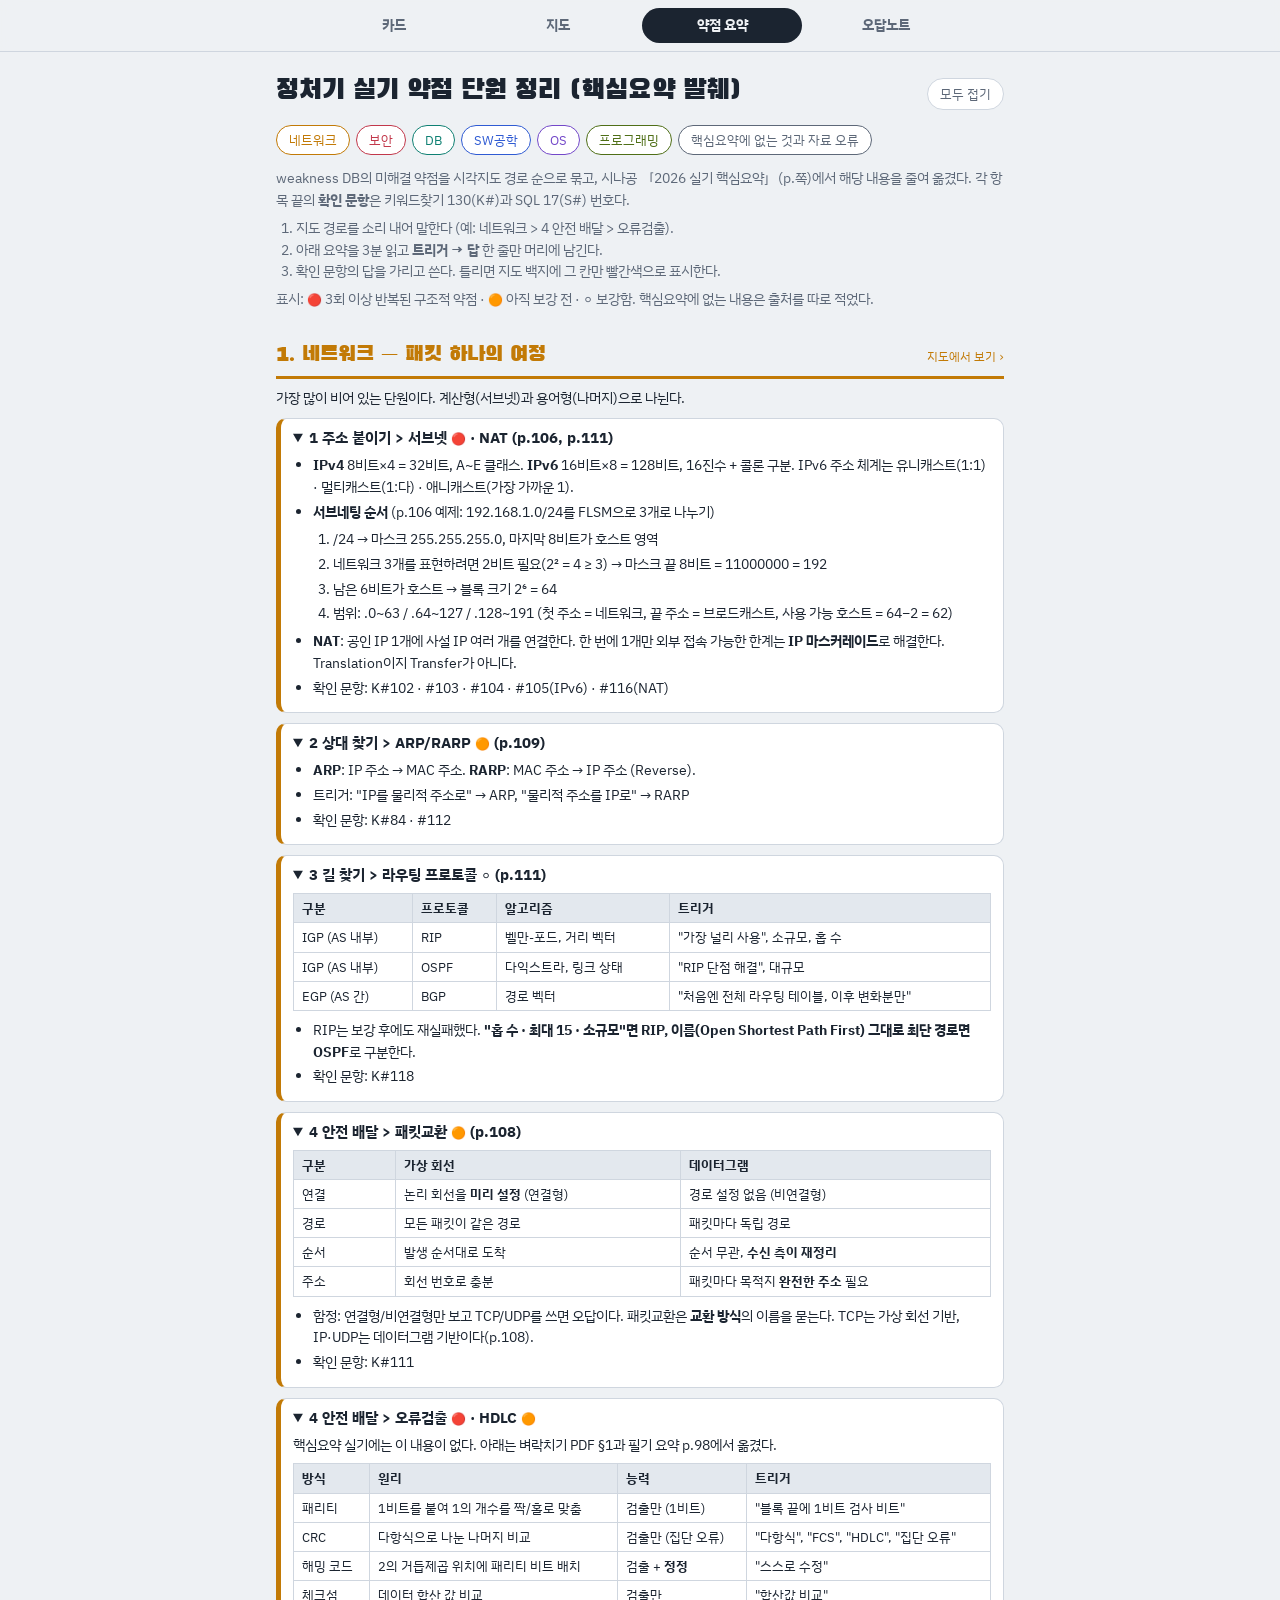
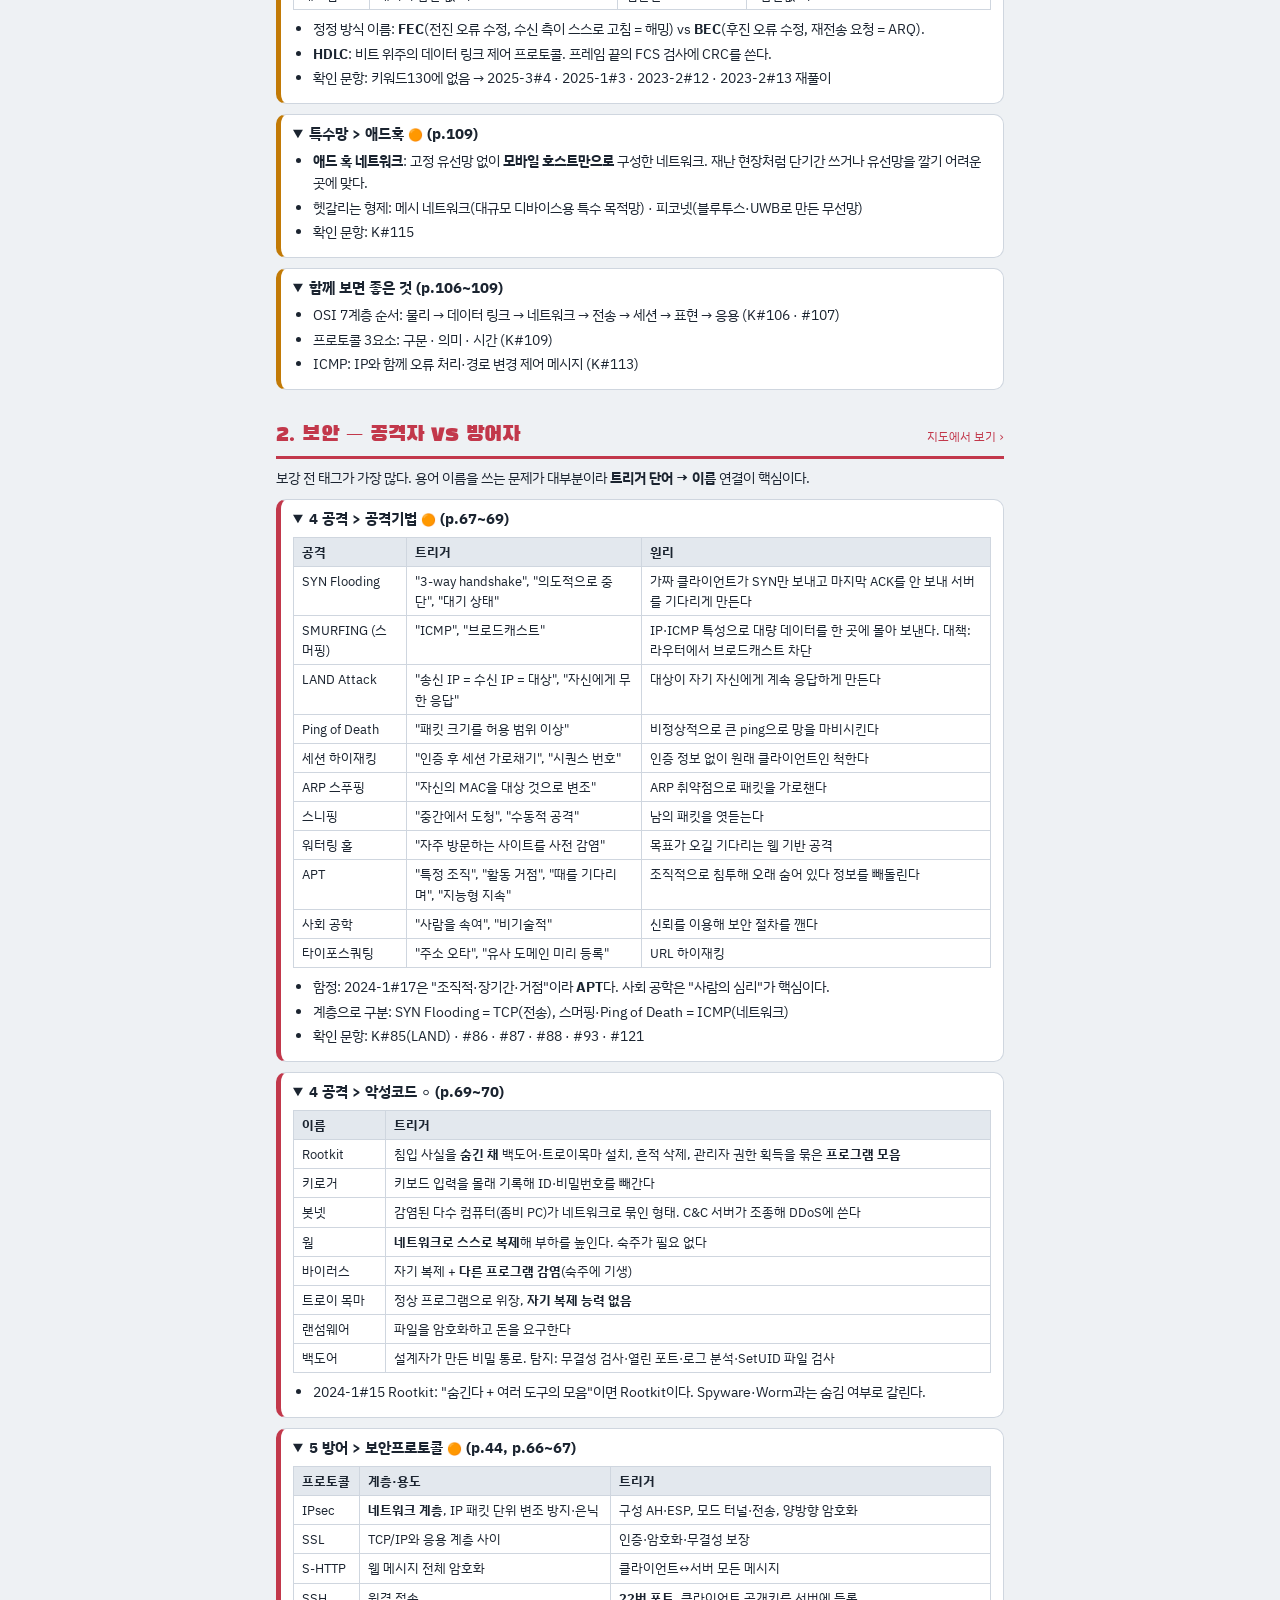
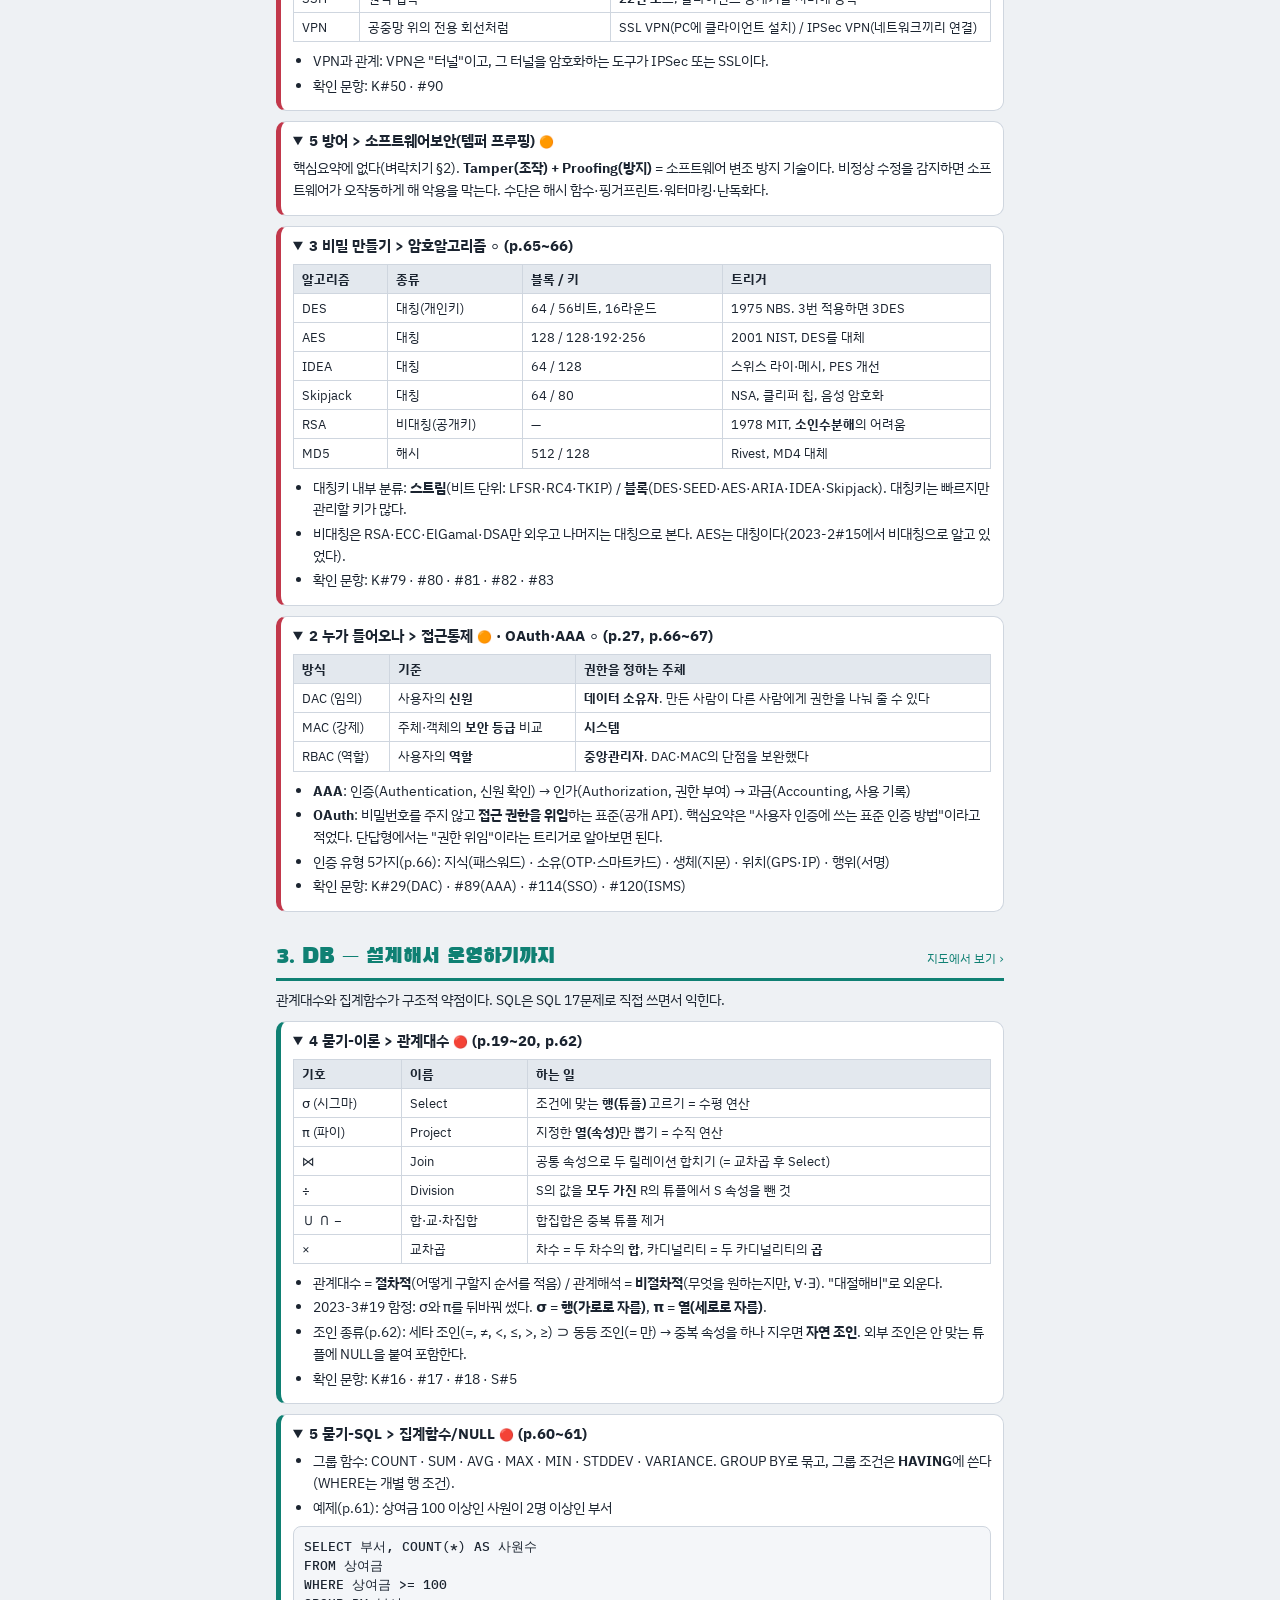
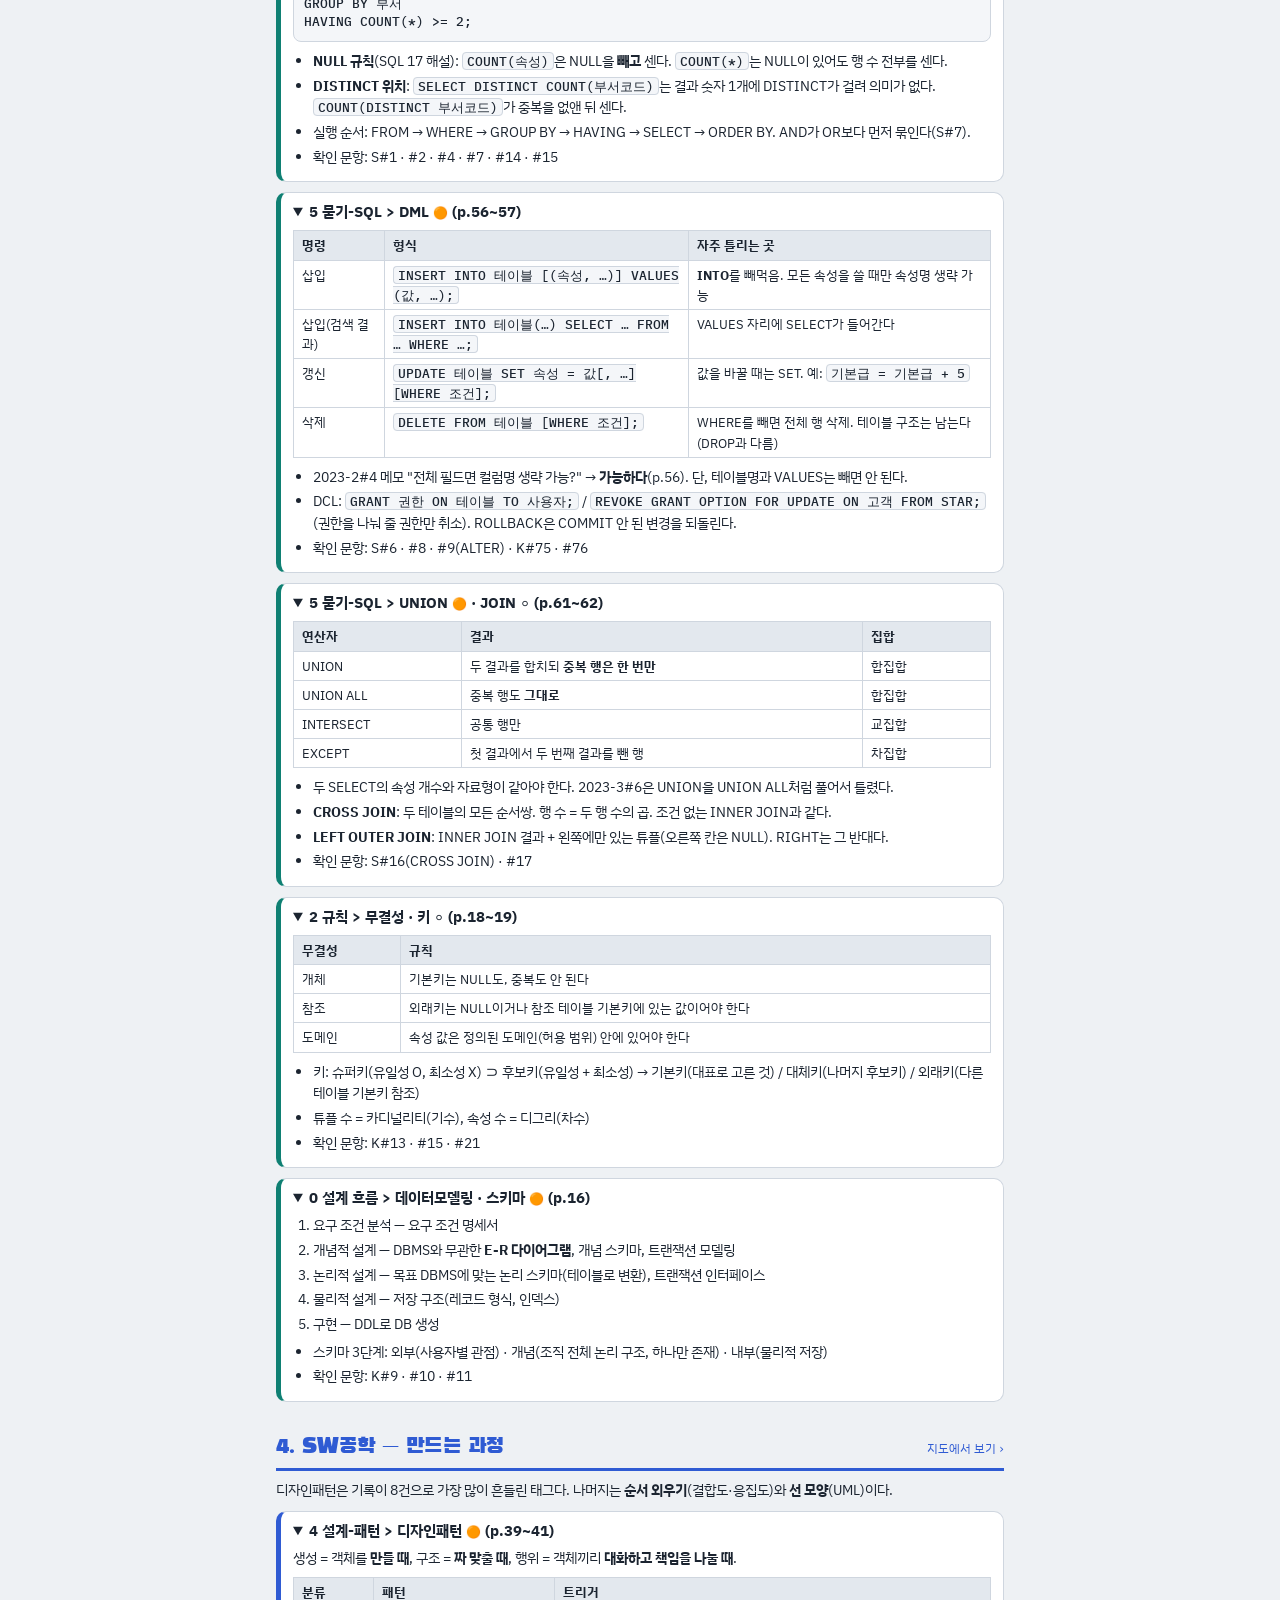
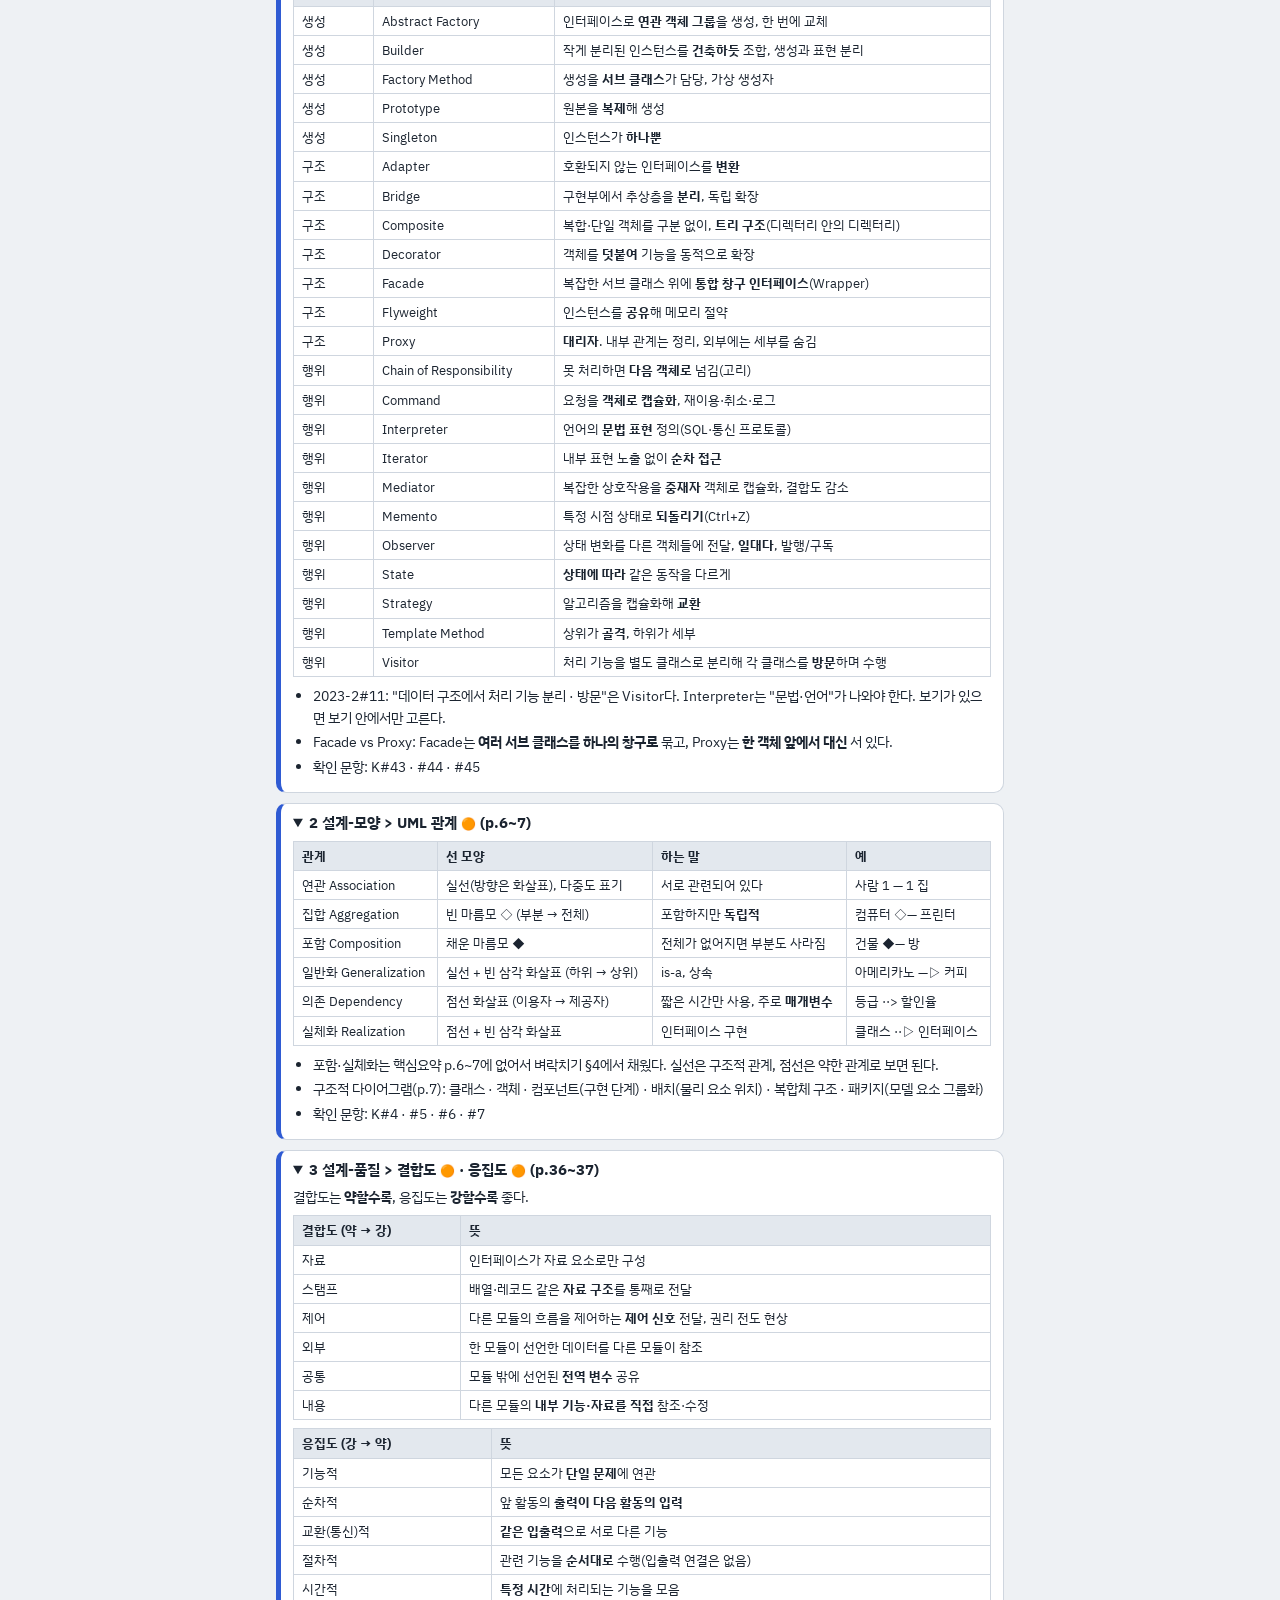
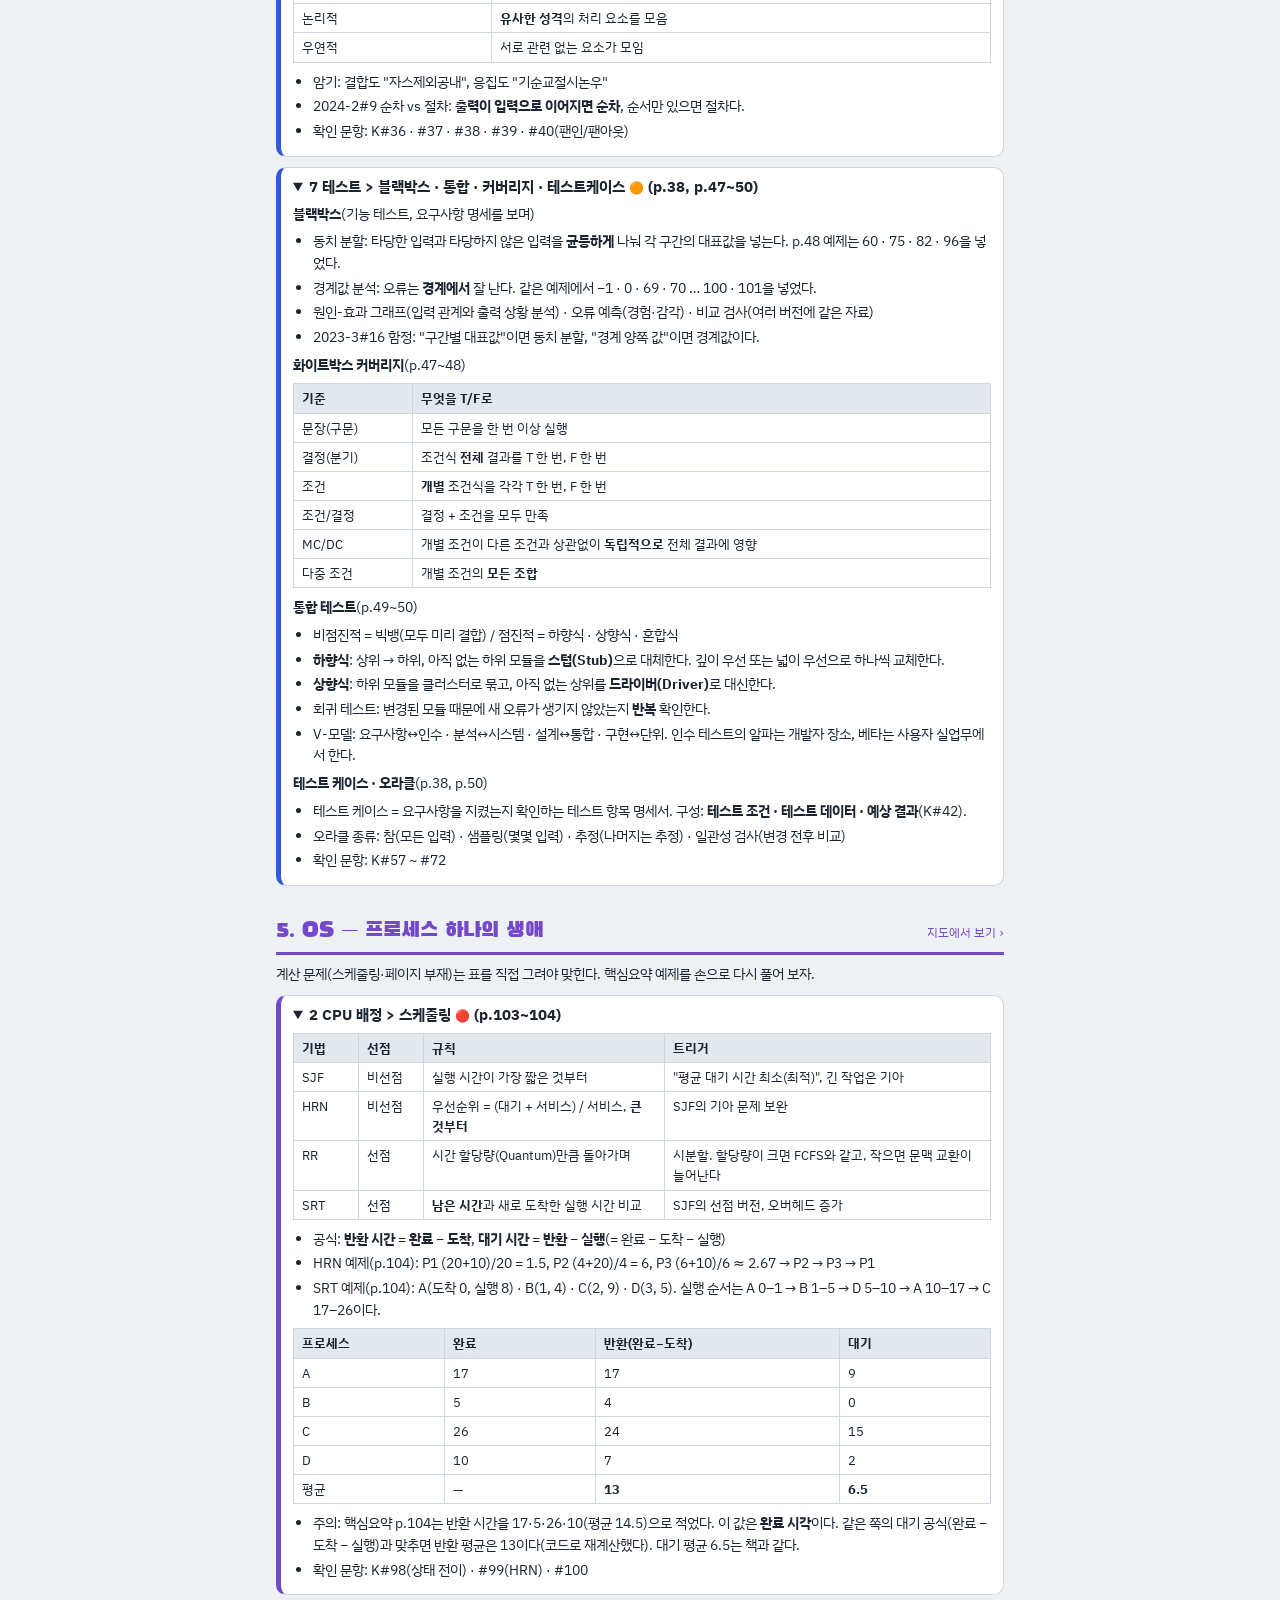
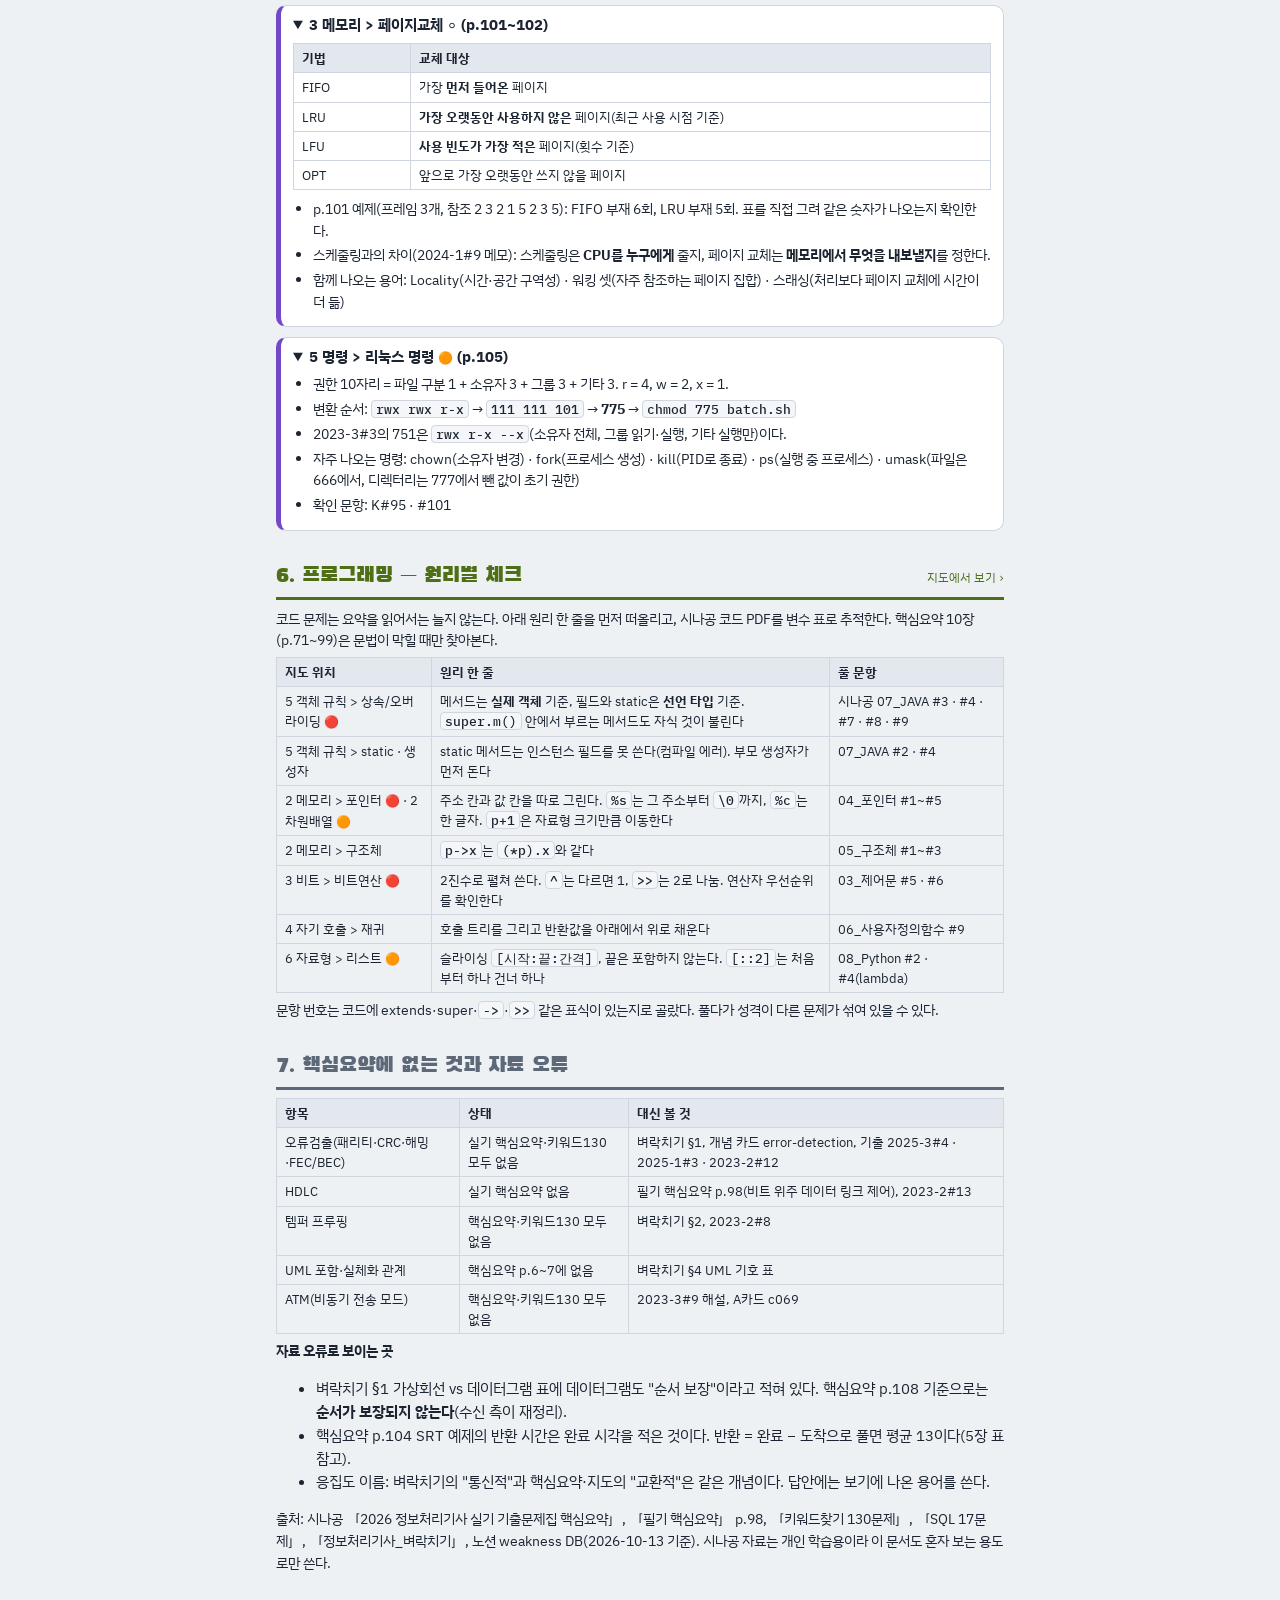
<file: weak.html>
<!doctype html>
<html lang="ko">
<head>
<meta charset="utf-8" />
<meta name="viewport" content="width=device-width,initial-scale=1,viewport-fit=cover" />
<title>정처기 약점 요약</title>
<meta name="description" content="정보처리기사 실기 약점 단원을 시각지도 경로 순으로 정리한 핵심요약 발췌" />
<meta name="theme-color" content="#eef1f4" media="(prefers-color-scheme: light)" />
<meta name="theme-color" content="#12161c" media="(prefers-color-scheme: dark)" />
<link rel="manifest" href="manifest.json" />
<link rel="icon" type="image/png" sizes="192x192" href="icons/icon-192.png" />
<link rel="apple-touch-icon" href="icons/apple-touch-icon.png" />
<meta name="apple-mobile-web-app-capable" content="yes" />
<meta name="apple-mobile-web-app-title" content="정처기 카드" />
<link rel="preconnect" href="https://fonts.googleapis.com" />
<link rel="preconnect" href="https://fonts.gstatic.com" crossorigin />
<link rel="stylesheet" href="https://fonts.googleapis.com/css2?family=Black+Han+Sans&family=IBM+Plex+Sans+KR:wght@400;500;700&family=IBM+Plex+Mono:wght@500&display=swap" />
<link rel="stylesheet" href="styles.css?v=20261020a" />
</head>
<body>
<nav class="appnav" aria-label="화면">
  <a href="./">카드</a><a href="map.html">지도</a><a href="weak.html" aria-current="page">약점 요약</a><a href="wrong.html">오답노트</a>
</nav>
<div class="wrap wide">
  <header class="top">
    <h1 id="w-title">약점 요약</h1>
    <button type="button" class="fold" id="w-fold">모두 접기</button>
  </header>
  <nav class="wchips" id="w-chips" aria-label="대단원"></nav>
  <div class="status" id="w-status">요약을 불러오는 중…</div>
  <div class="wlead" id="w-lead"></div>
  <main id="w-body"></main>
</div>

<button type="button" class="mapfab" id="mapfab" hidden aria-haspopup="dialog">
  <span class="mapfab-k">지도 펼치기</span><span class="mapfab-w" id="mapfab-where"></span>
</button>
<dialog class="mapdlg" id="mapdlg" aria-labelledby="mapdlg-where">
  <div class="mapdlg-h">
    <div class="mapdlg-t"><span class="mapfab-k">지금 공부 중</span><b id="mapdlg-where"></b></div>
    <a id="mapdlg-full" href="map.html">지도 전체 ›</a>
    <button type="button" id="mapdlg-x" aria-label="닫기">닫기</button>
  </div>
  <iframe id="mapdlg-f" title="현재 단원 지도" src="about:blank"></iframe>
</dialog>
<script src="weak.js?v=20261019b"></script>
</body>
</html>
</file>
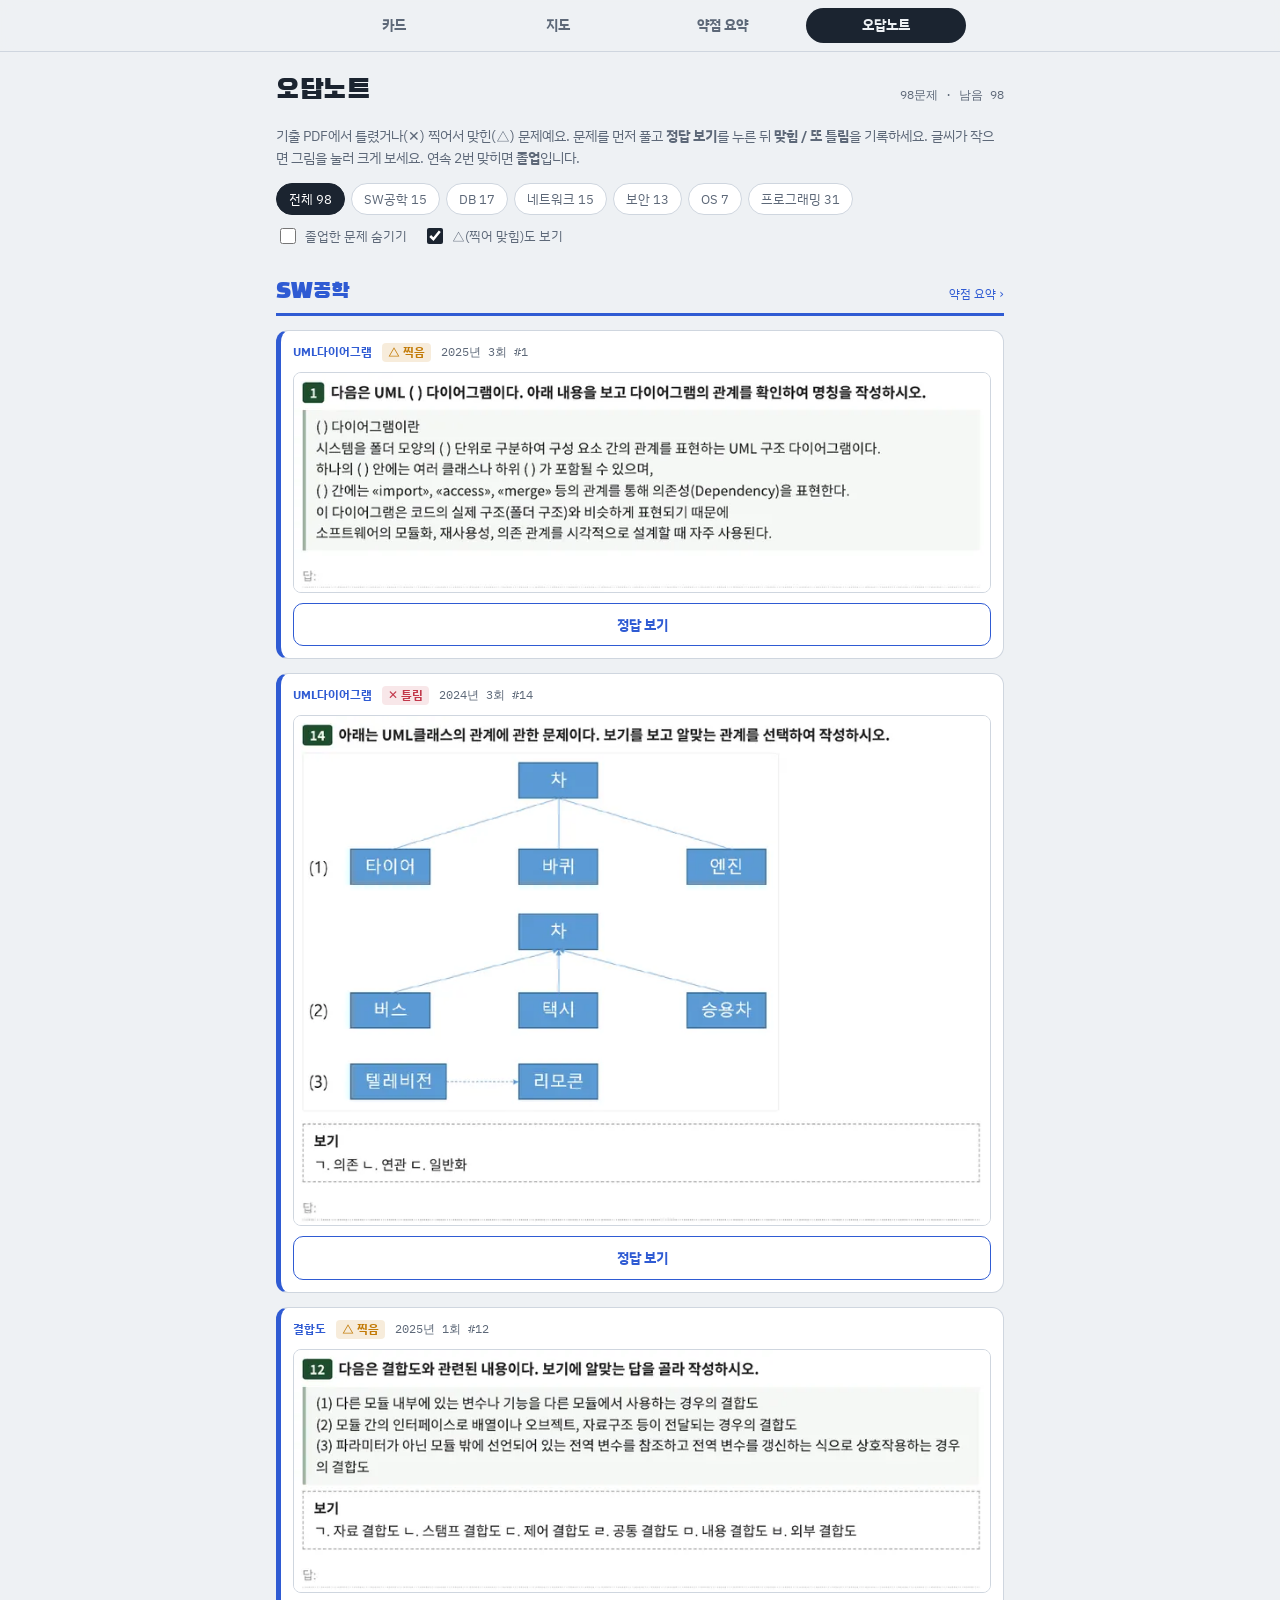
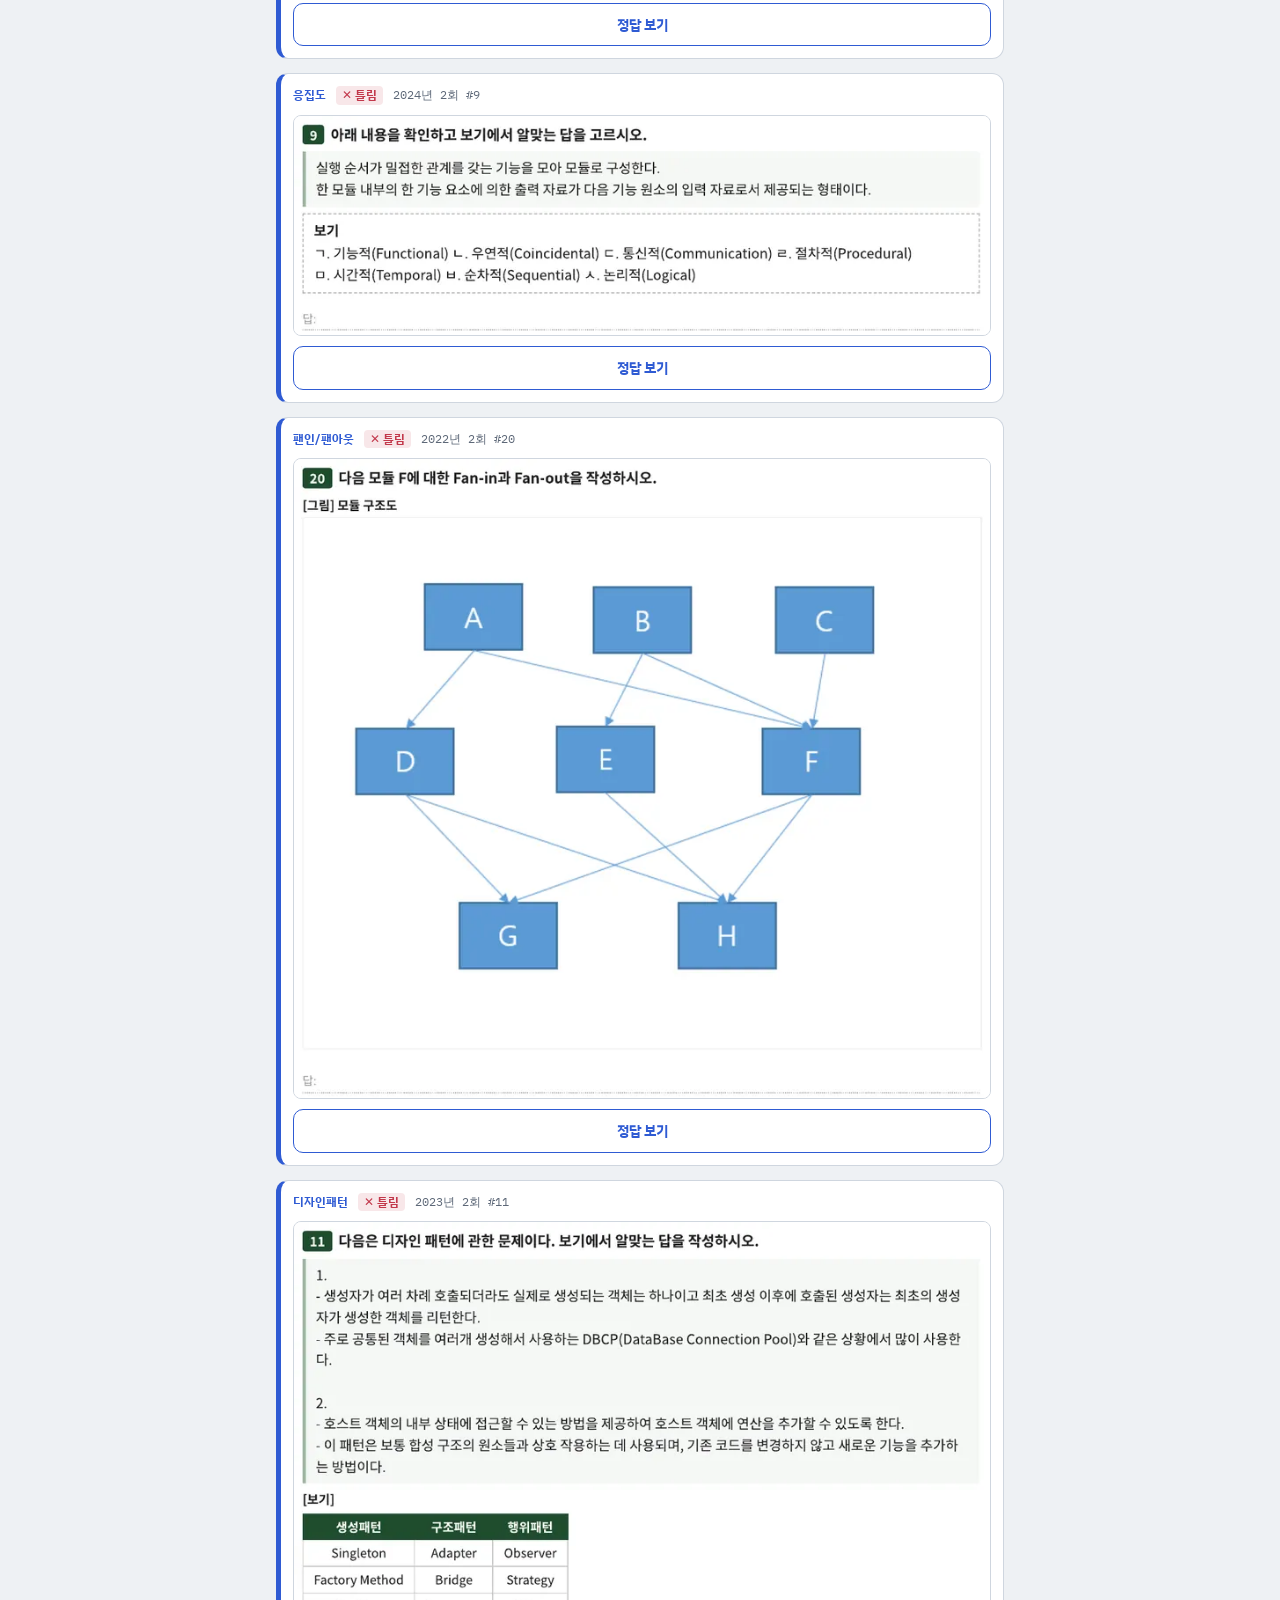
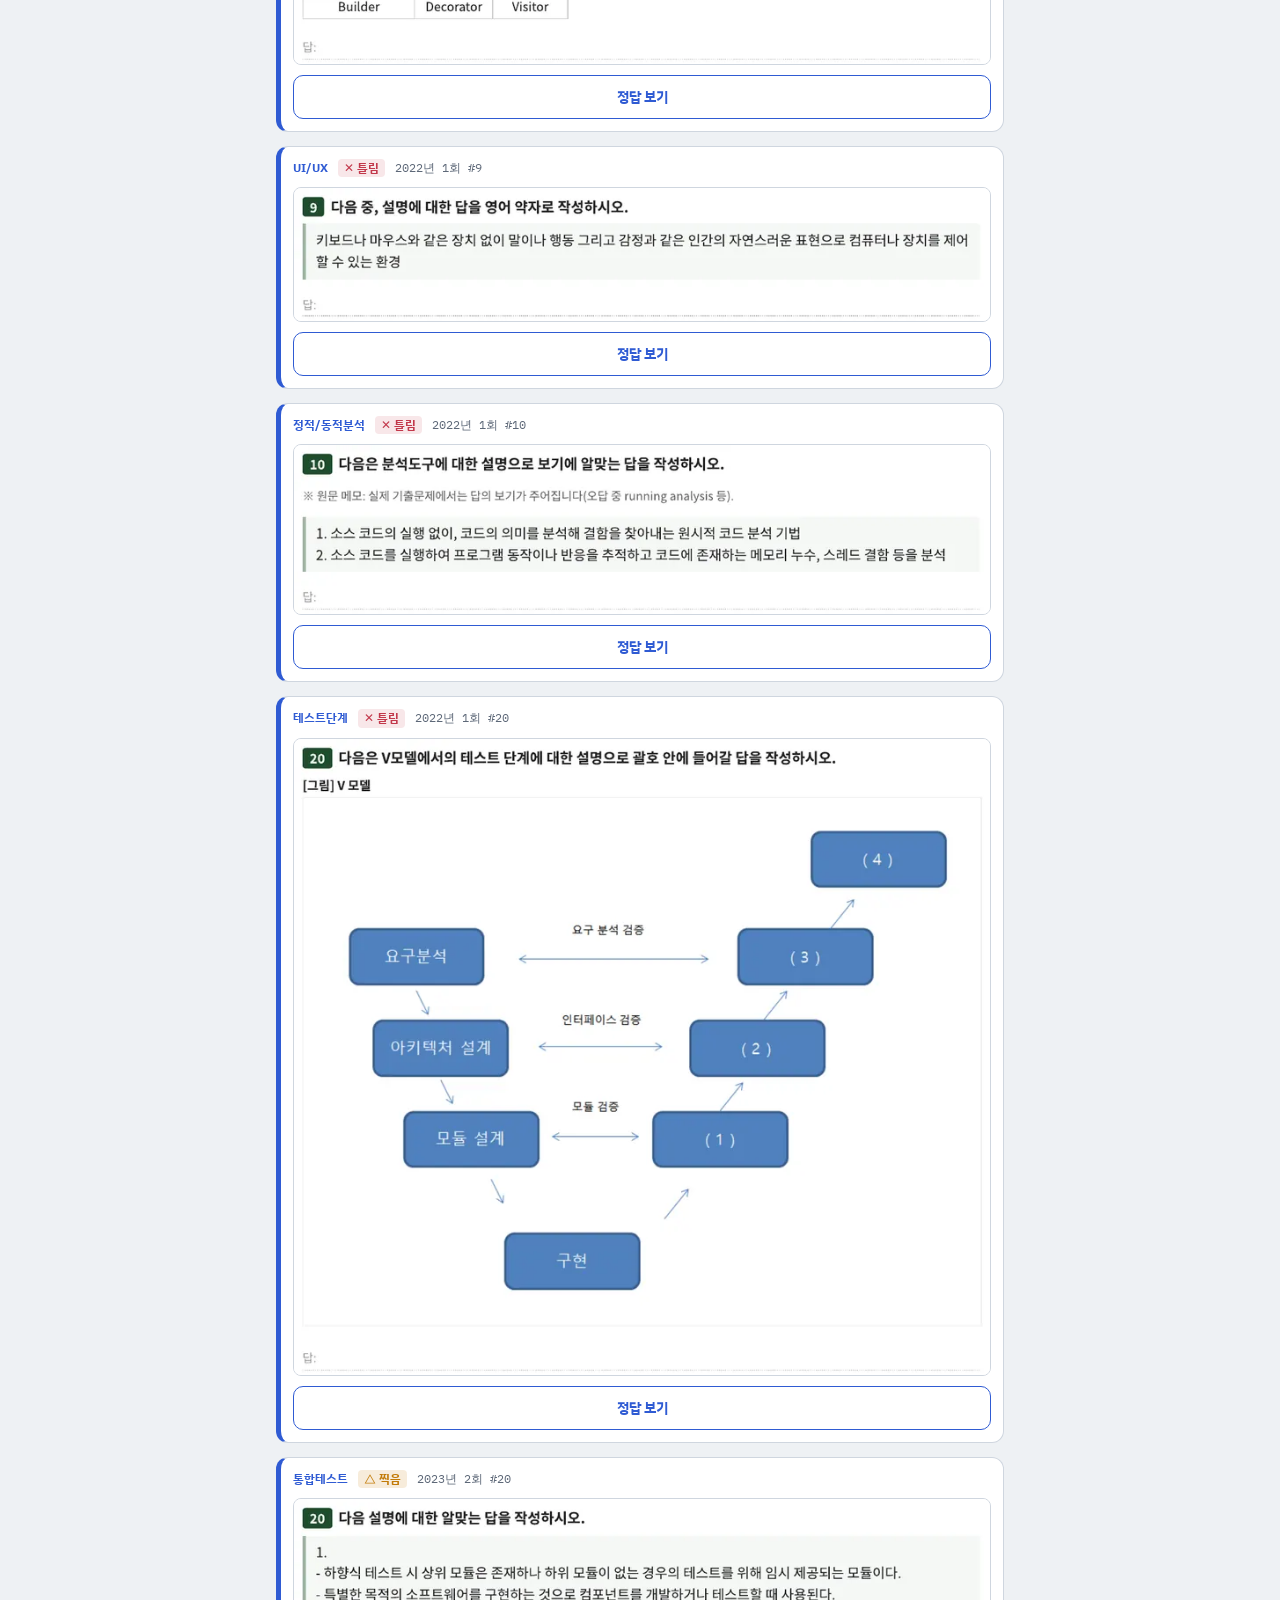
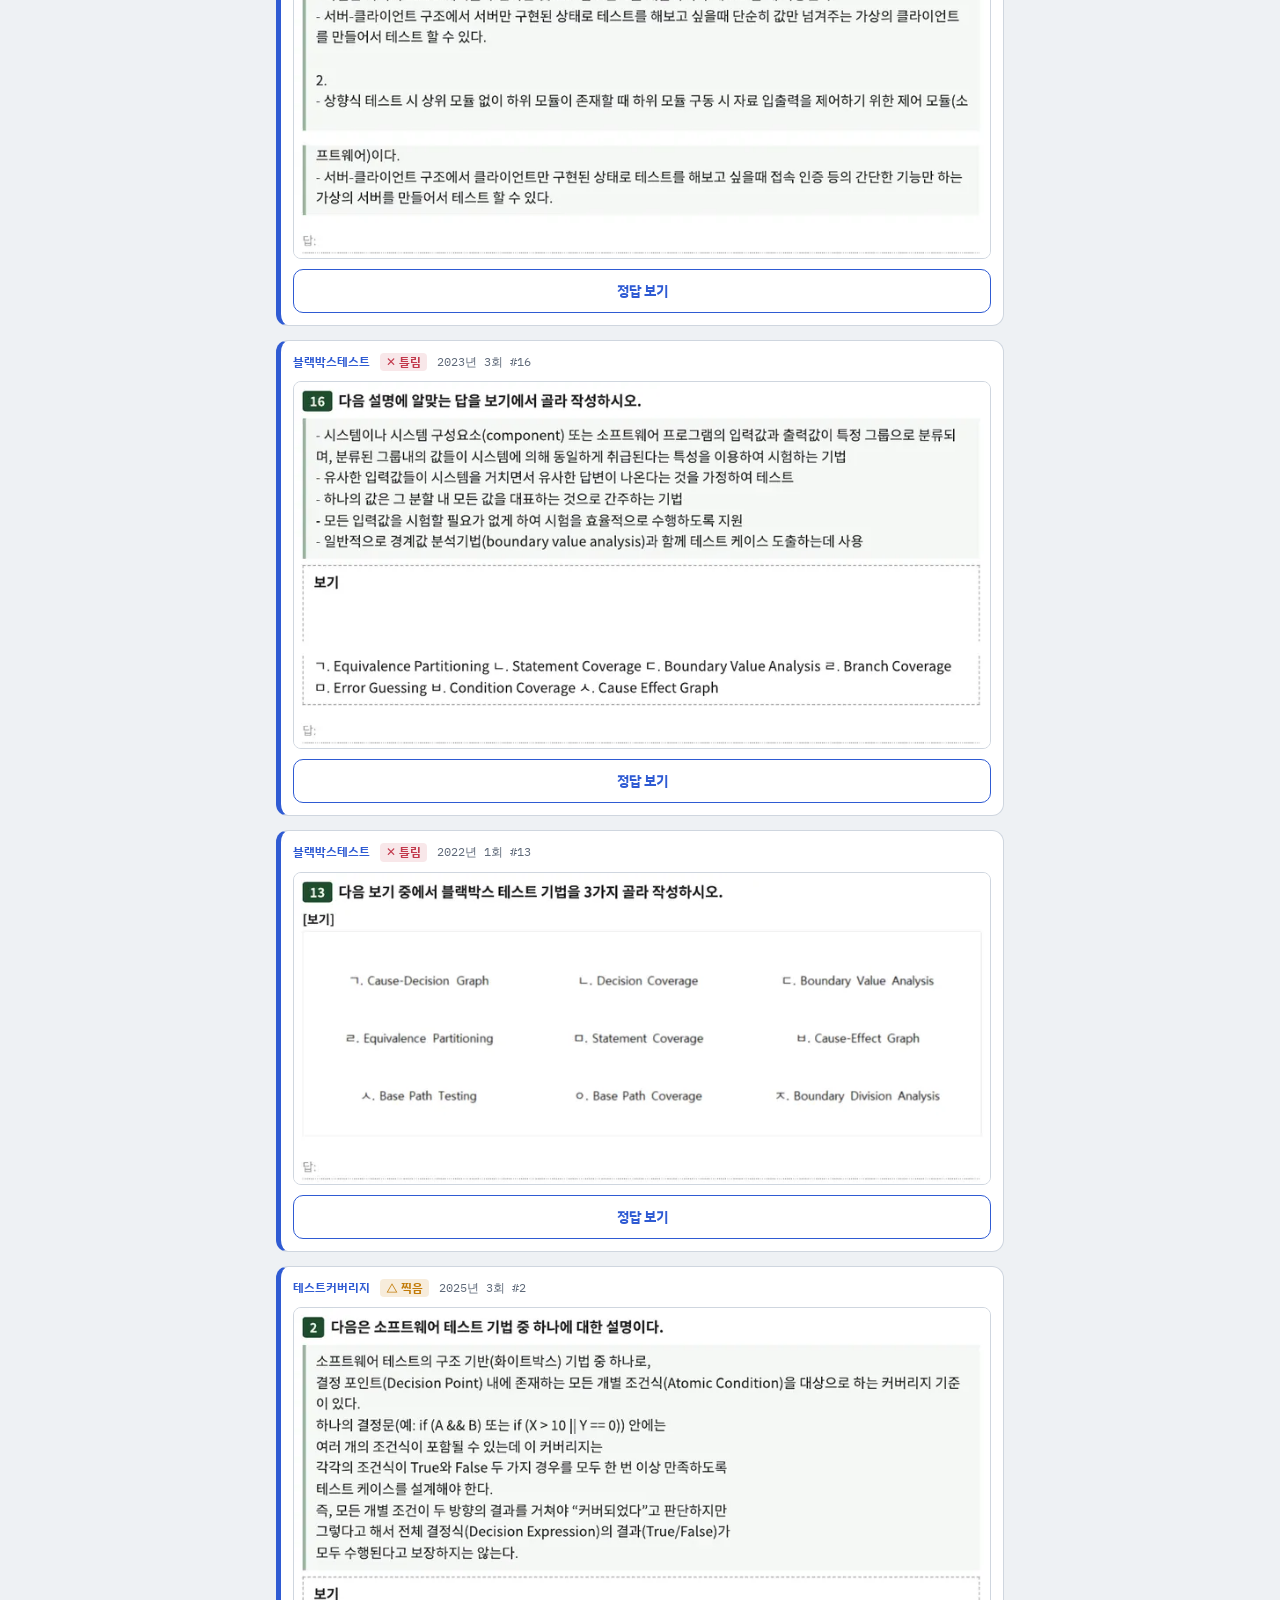
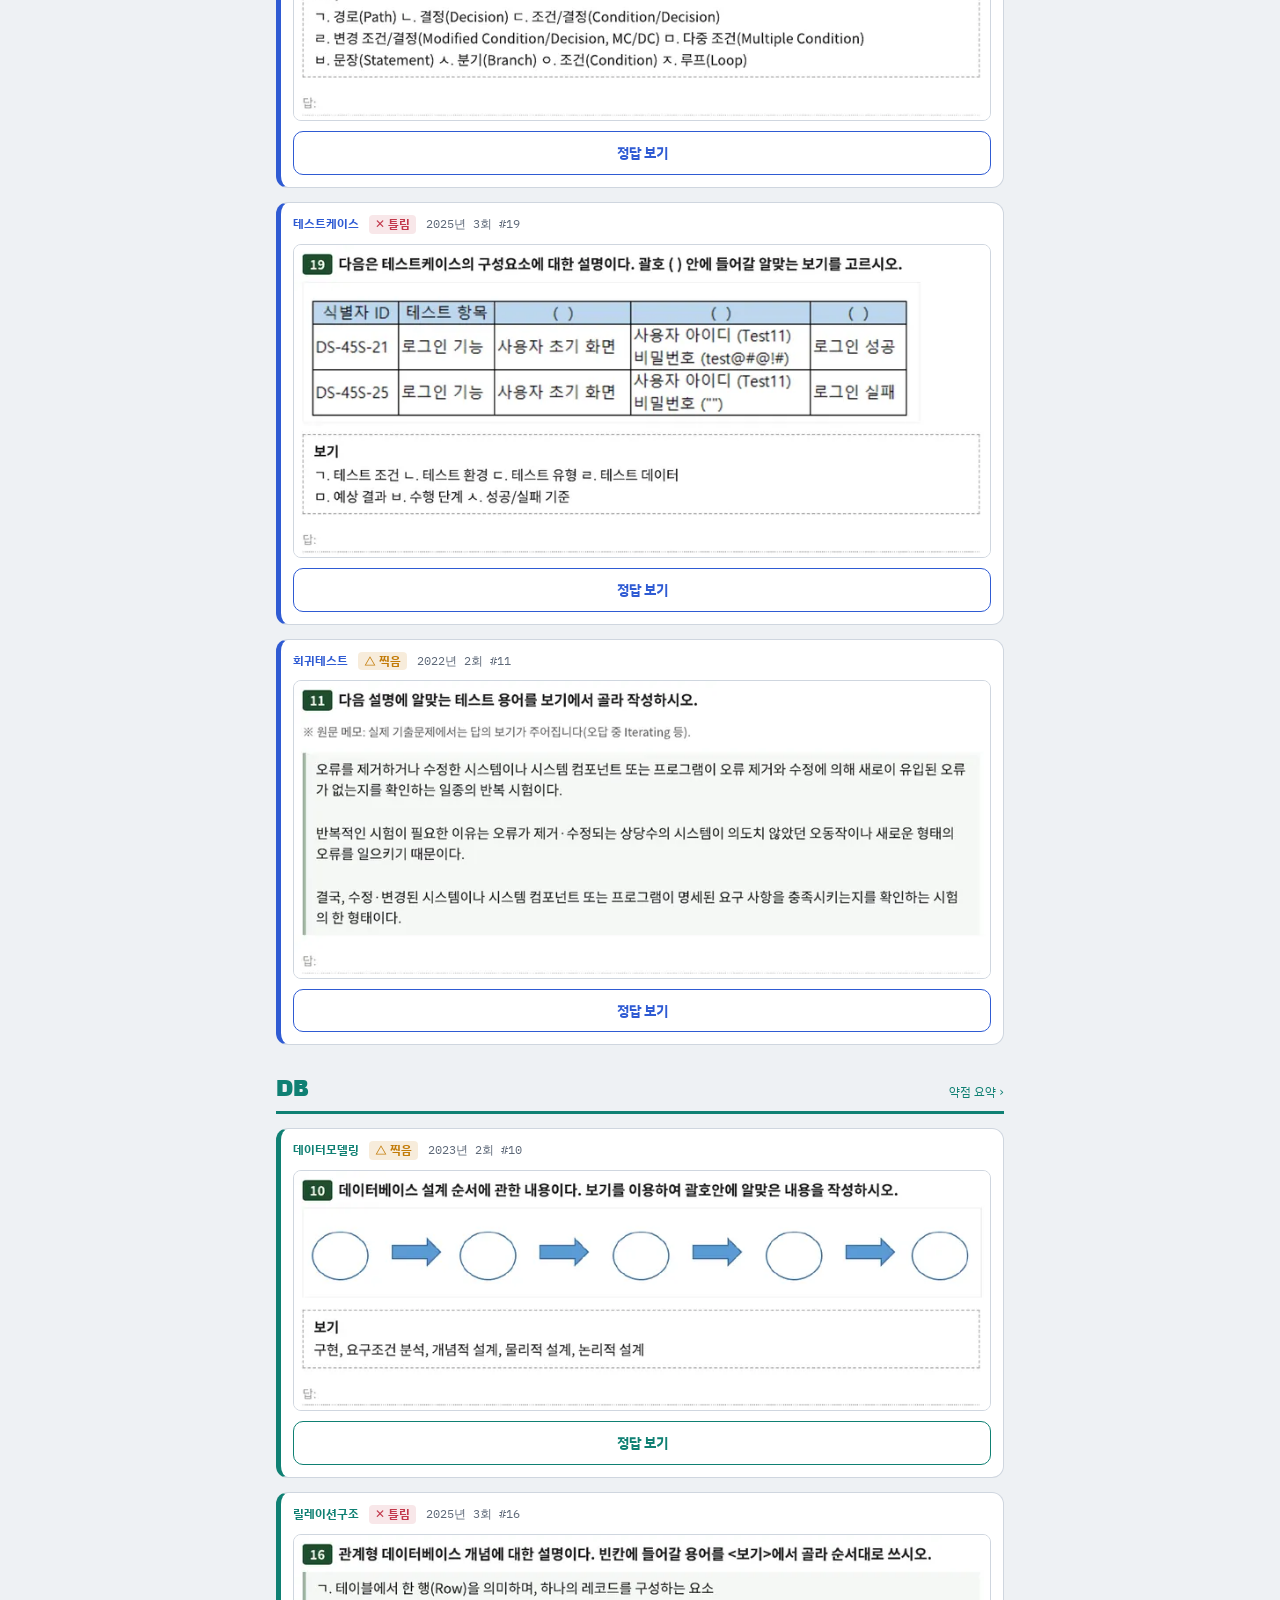
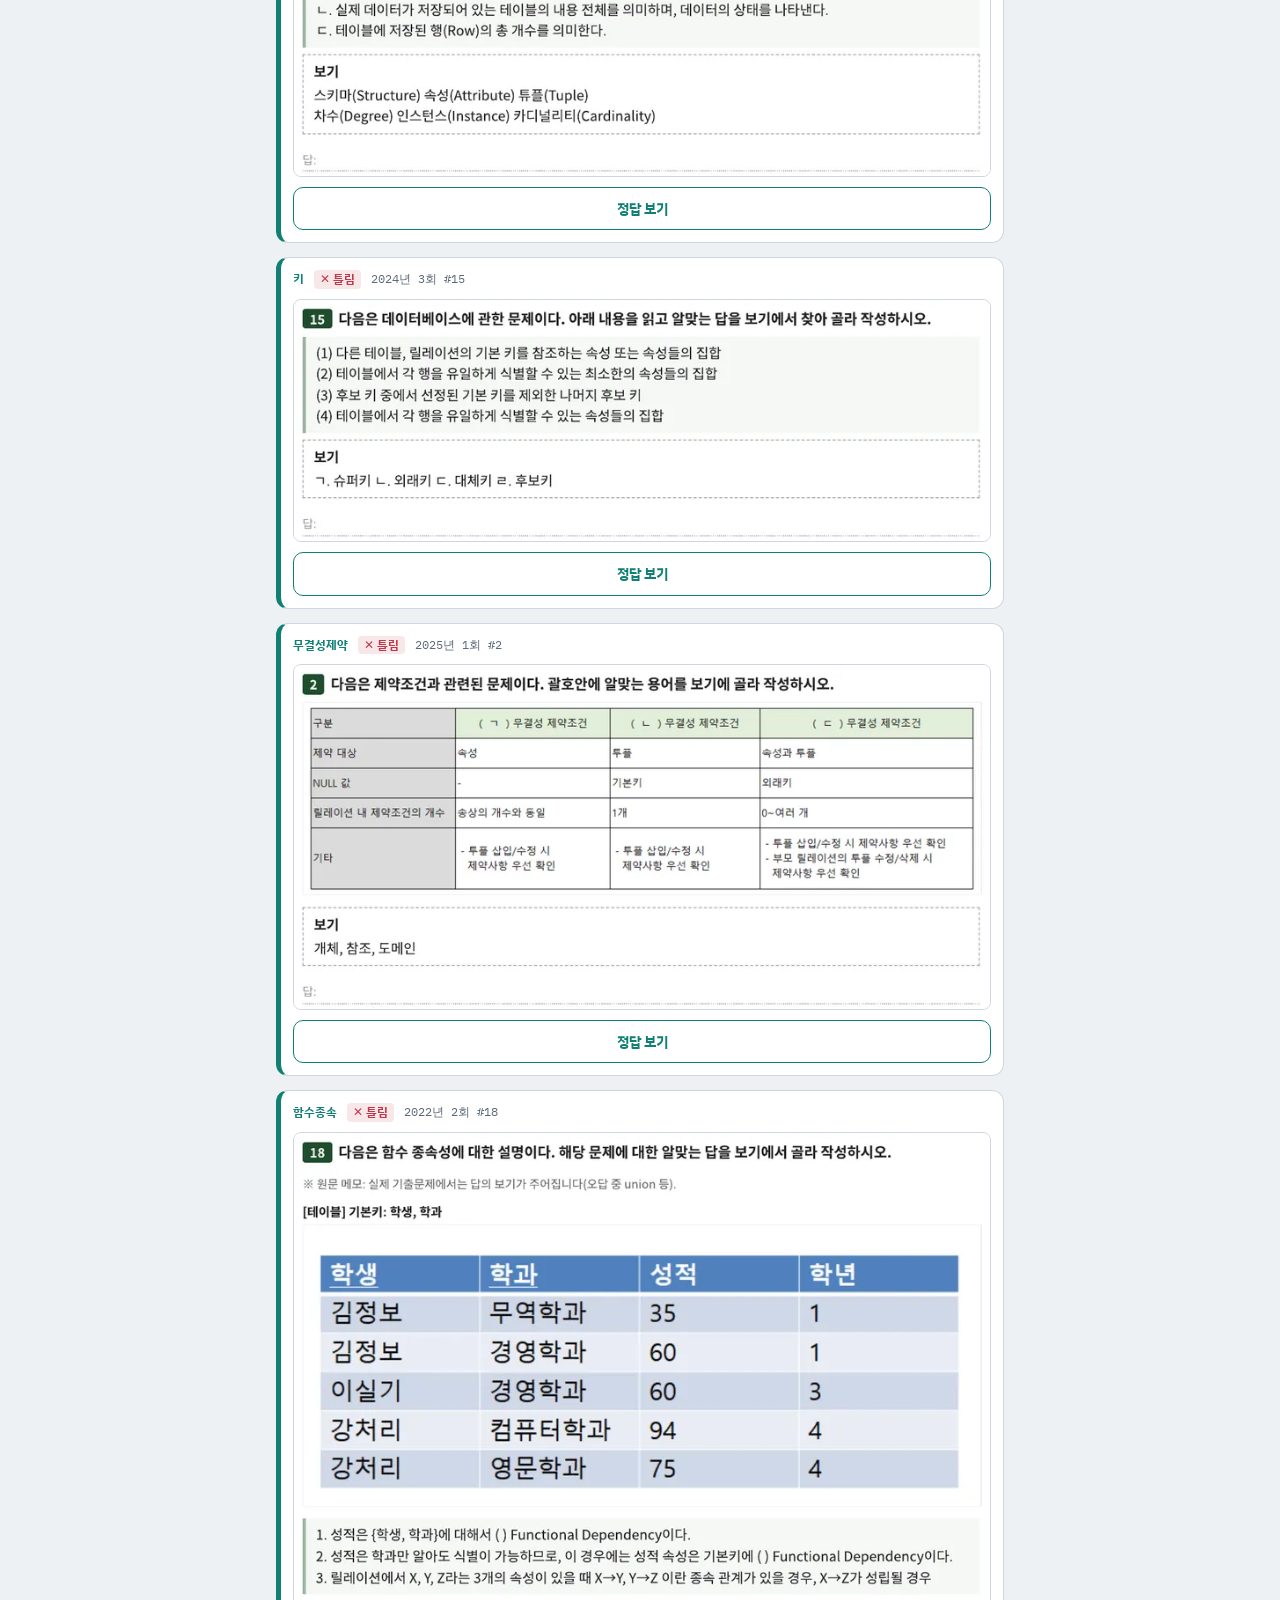
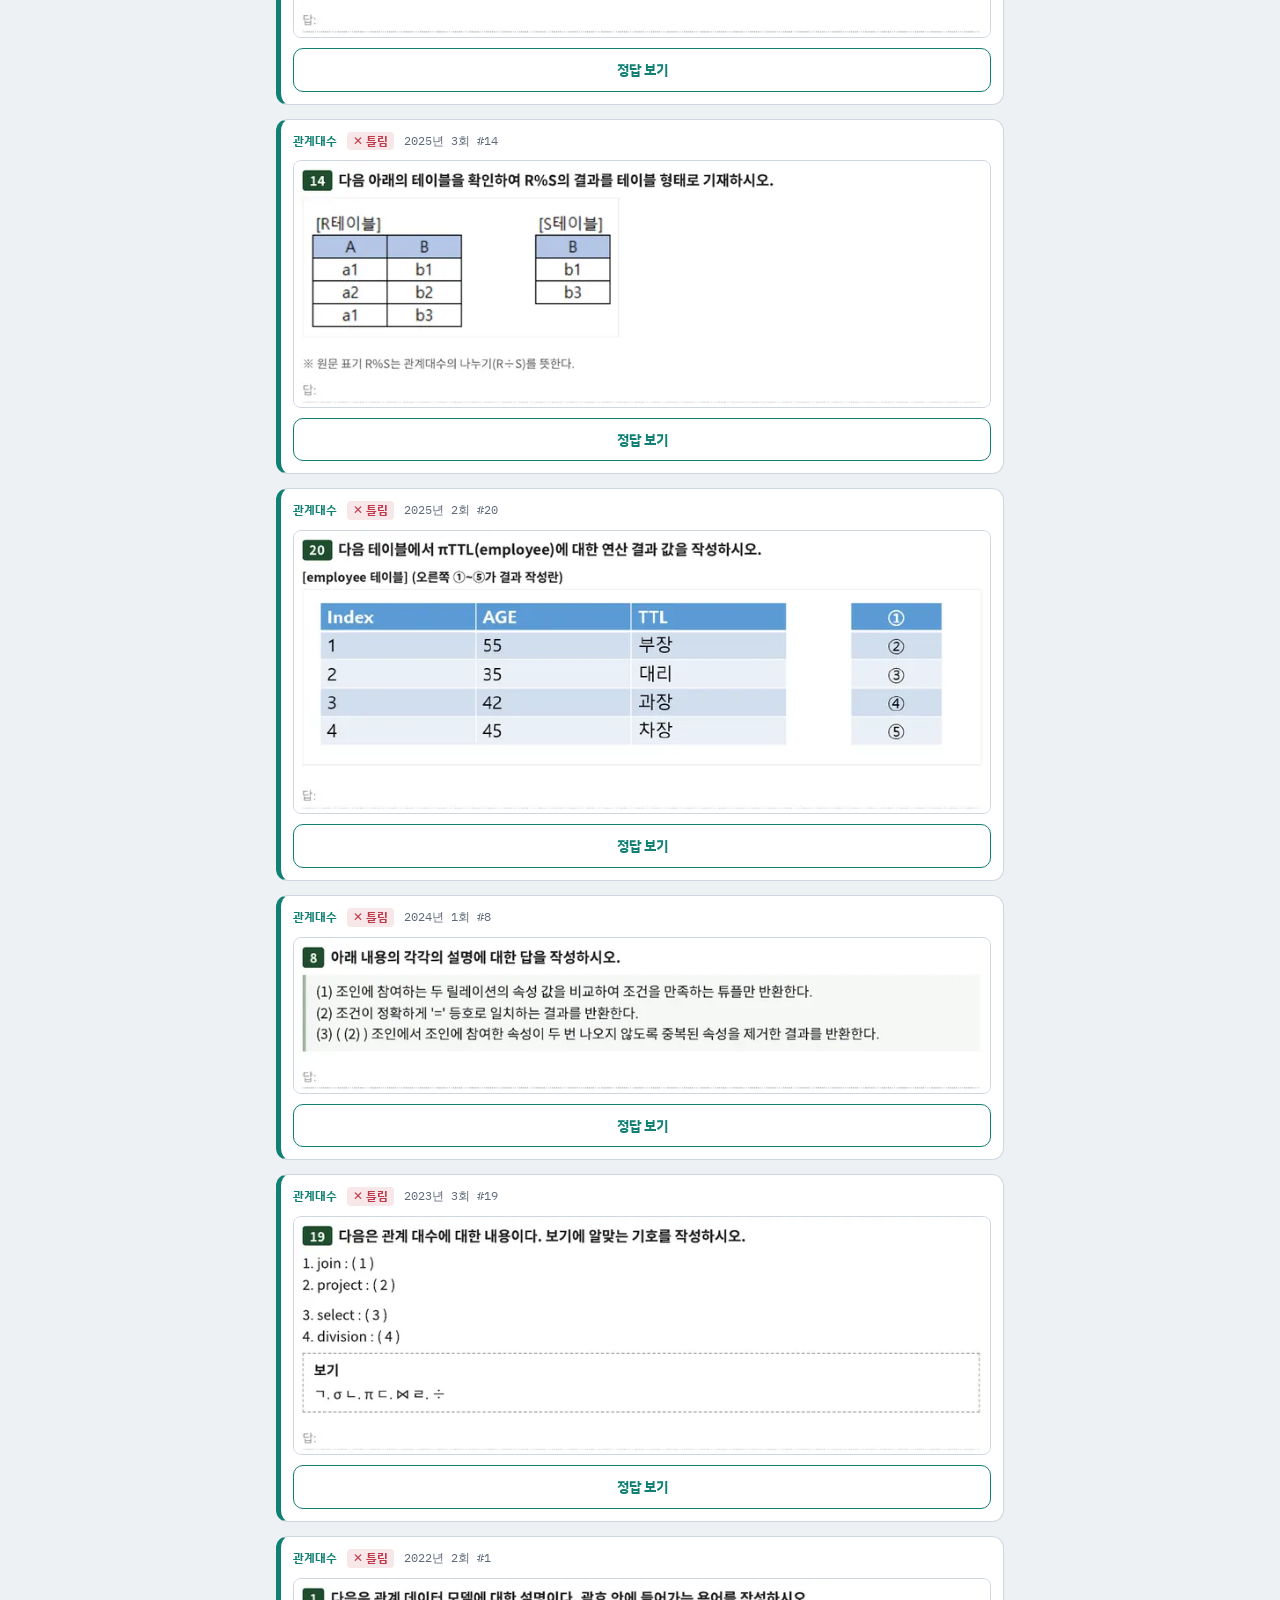
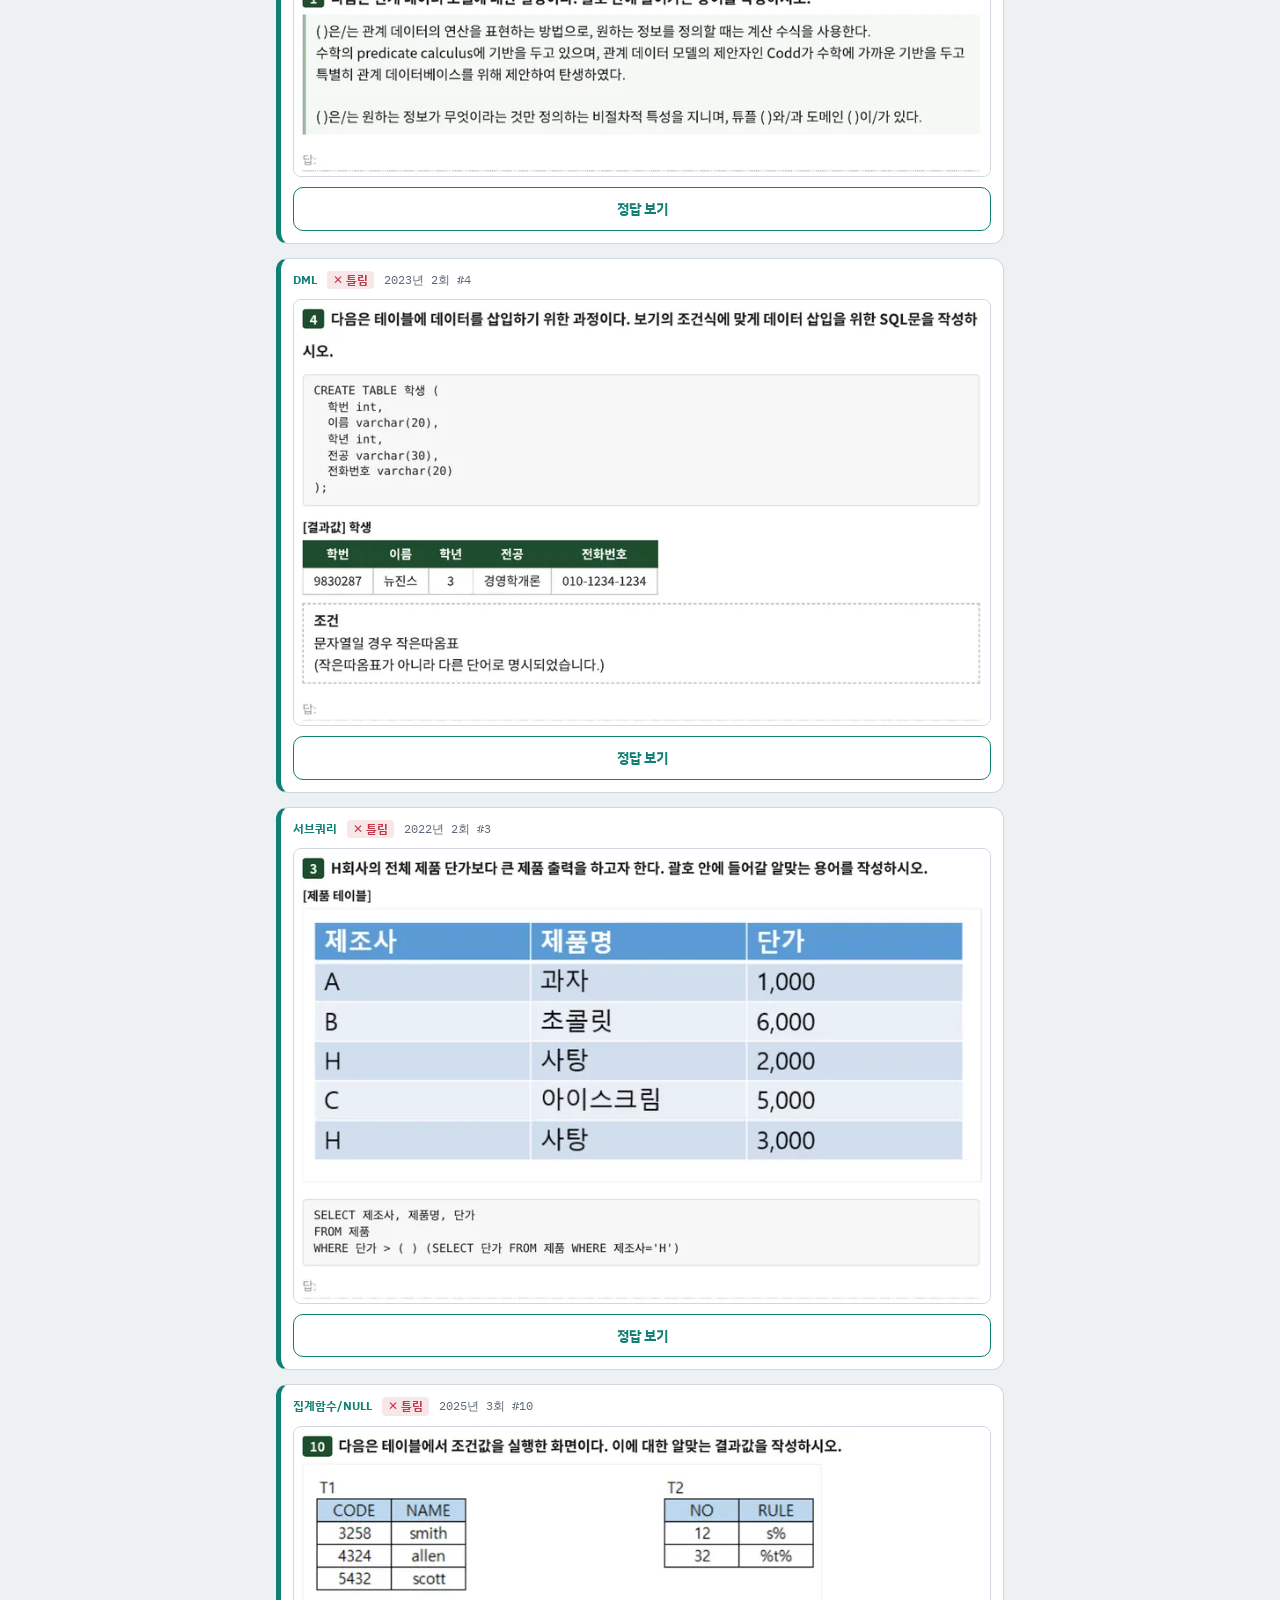
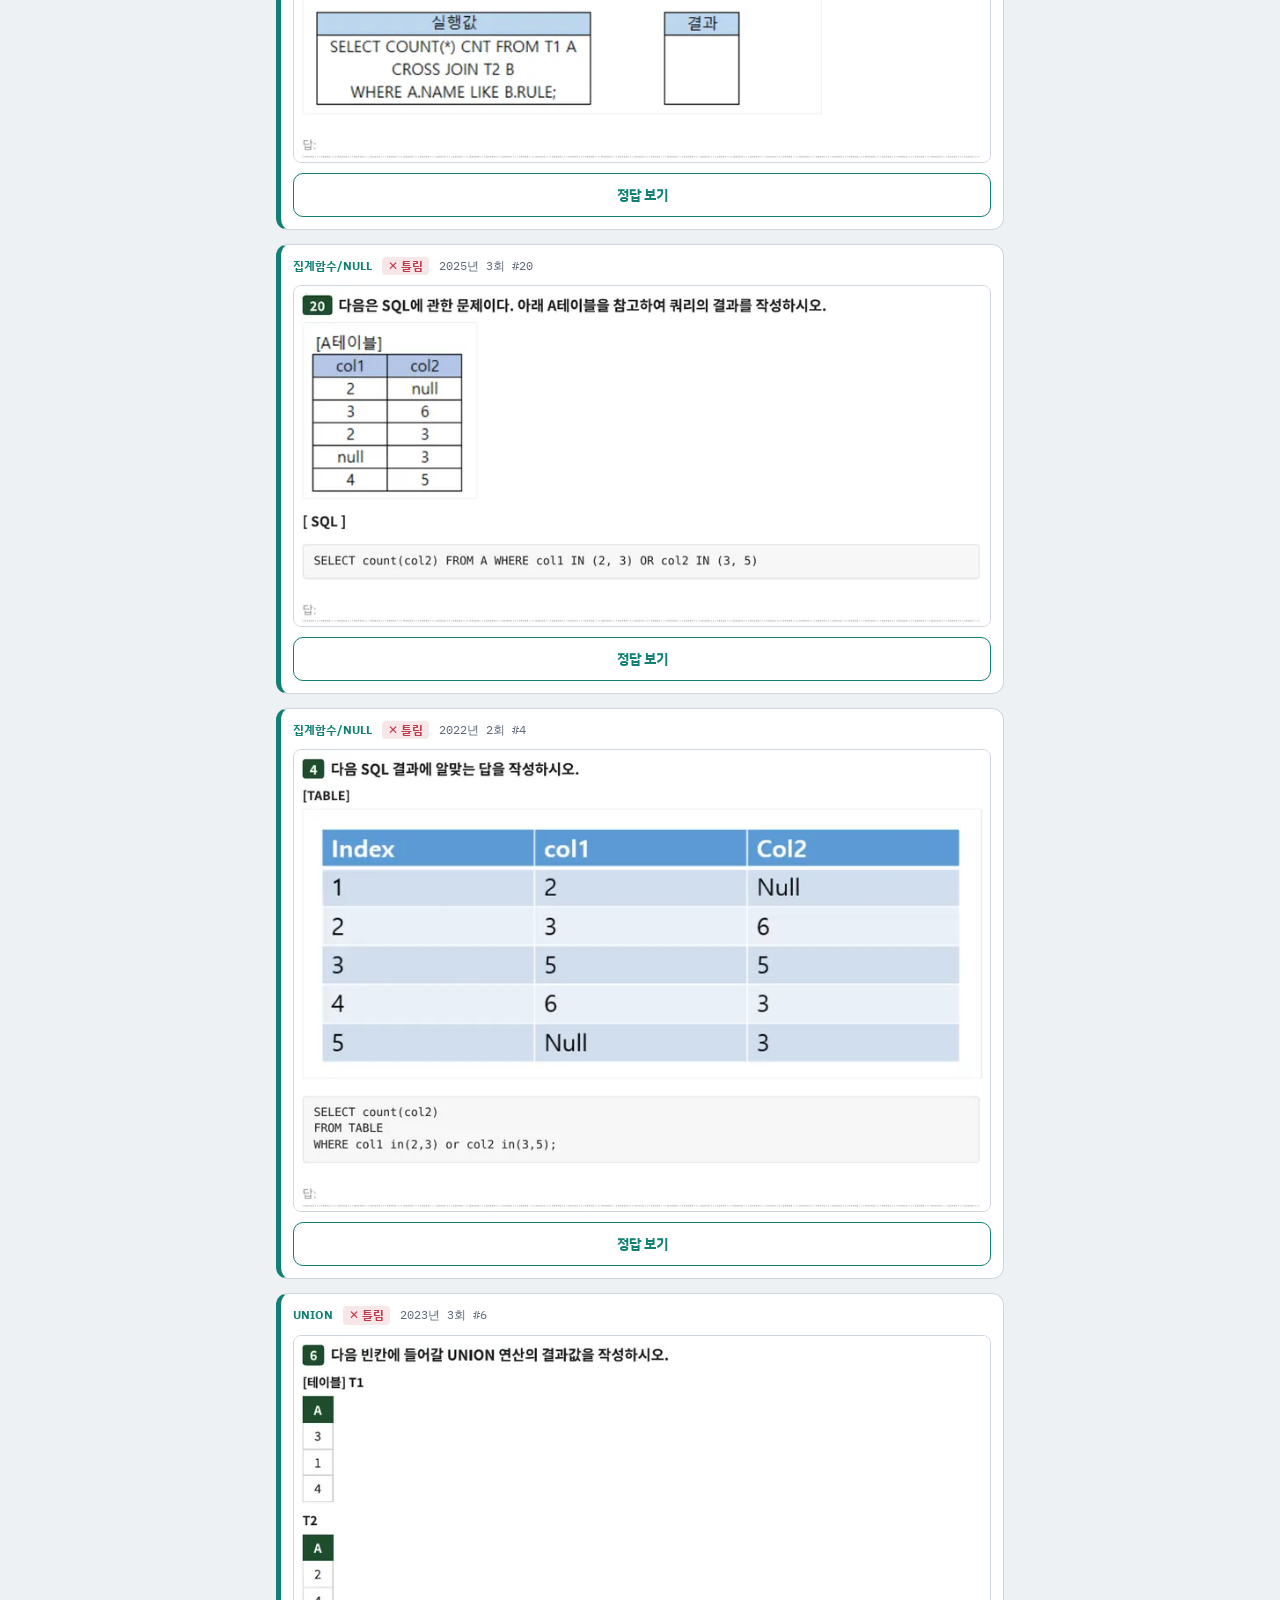
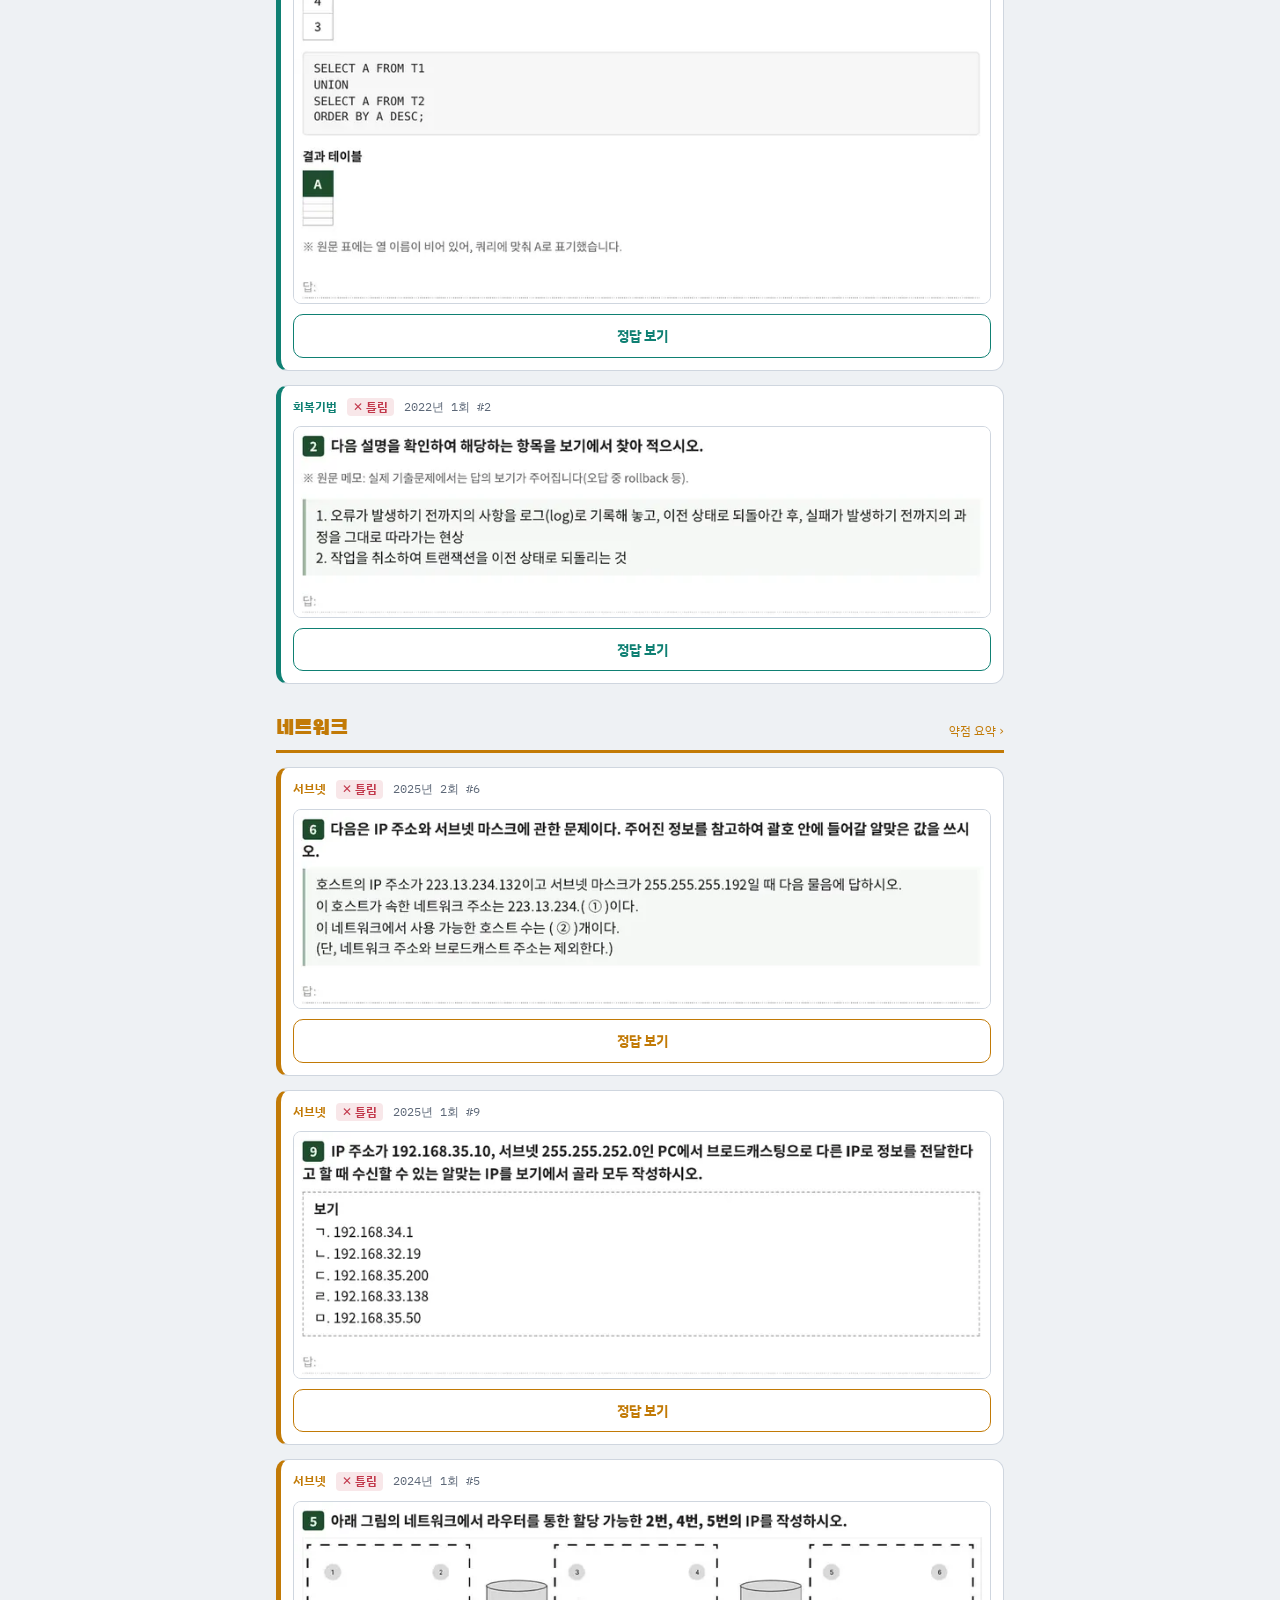
<file: wrong.html>
<!doctype html>
<html lang="ko">
<head>
<meta charset="utf-8" />
<meta name="viewport" content="width=device-width,initial-scale=1,viewport-fit=cover" />
<title>정처기 오답노트</title>
<meta name="description" content="기출 PDF에서 틀리거나 찍어 맞힌 문제를 단원별로 다시 풀어 보는 오답노트" />
<meta name="theme-color" content="#eef1f4" media="(prefers-color-scheme: light)" />
<meta name="theme-color" content="#12161c" media="(prefers-color-scheme: dark)" />
<link rel="manifest" href="manifest.json" />
<link rel="icon" type="image/png" sizes="192x192" href="icons/icon-192.png" />
<link rel="apple-touch-icon" href="icons/apple-touch-icon.png" />
<meta name="apple-mobile-web-app-capable" content="yes" />
<meta name="apple-mobile-web-app-title" content="정처기 카드" />
<link rel="preconnect" href="https://fonts.googleapis.com" />
<link rel="preconnect" href="https://fonts.gstatic.com" crossorigin />
<link rel="stylesheet" href="https://fonts.googleapis.com/css2?family=Black+Han+Sans&family=IBM+Plex+Sans+KR:wght@400;500;700&family=IBM+Plex+Mono:wght@500&display=swap" />
<link rel="stylesheet" href="styles.css?v=20261020a" />
</head>
<body>
<nav class="appnav" aria-label="화면">
  <a href="./">카드</a><a href="map.html">지도</a><a href="weak.html">약점 요약</a><a href="wrong.html" aria-current="page">오답노트</a>
</nav>
<div class="wrap wide">
  <header class="top">
    <h1>오답노트</h1>
    <span class="today" id="o-sum"></span>
  </header>
  <p class="wlead">기출 PDF에서 틀렸거나(✕) 찍어서 맞힌(△) 문제예요. 문제를 먼저 풀고 <b>정답 보기</b>를 누른 뒤 <b>맞힘 / 또 틀림</b>을 기록하세요. 글씨가 작으면 그림을 눌러 크게 보세요. 연속 2번 맞히면 <b>졸업</b>입니다.</p>
  <nav class="chips" id="o-chips" aria-label="단원"></nav>
  <div class="opts">
    <label><input type="checkbox" id="o-hide" /> 졸업한 문제 숨기기</label>
    <label><input type="checkbox" id="o-unsure" checked /> △(찍어 맞힘)도 보기</label>
  </div>
  <div class="status" id="o-status">문제를 불러오는 중…</div>
  <main id="o-body"></main>
  <details class="tools">
    <summary>오프라인 · 기록</summary>
    <p>지하철처럼 인터넷이 약한 곳에서 풀려면 문제 그림을 미리 받아 두세요(약 2.5MB).</p>
    <div class="tool-row"><button type="button" id="o-pre">문제 그림 모두 받아 두기</button><button type="button" class="danger" id="o-reset">오답노트 기록 지우기</button></div>
    <p class="tool-msg" id="o-msg"></p>
    <p>문제·정답 그림 출처: Life-Journey 블로그 정보처리기사 실기 복원 문제(CC BY 4.0), 개인 학습용 복원 문제집에서 잘라 옴.</p>
  </details>
</div>
<dialog class="zoomdlg" id="zoomdlg" aria-label="그림 크게 보기">
  <div class="zoom-h"><span>두 손가락으로 확대 · 옆으로 밀어 보기</span><button type="button" id="zoom-x">닫기</button></div>
  <div class="zoom-b"><img id="zoom-img" alt="" /></div>
</dialog>
<script src="wrong.js?v=20261020a"></script>
</body>
</html>
</file>
<file: styles.css>
:root{
  --bg:#eef1f4; --surface:#ffffff; --ink:#1b2430; --muted:#5d6878; --line:#cfd6df; --soft:#e3e8ee;
  --sw:#2f5bd3; --db:#0f8073; --net:#c27a06; --sec:#c2384b; --os:#7348c9; --pg:#4f6f17;
  --good:#1f8a4c; --bad:#c2384b; --code:#f4f6f9;
  --display:"Black Han Sans","IBM Plex Sans KR",system-ui,sans-serif;
  --body:"IBM Plex Sans KR",system-ui,-apple-system,"Apple SD Gothic Neo",sans-serif;
  --mono:"IBM Plex Mono",ui-monospace,Menlo,monospace;
  color-scheme:light;
}
@media (prefers-color-scheme: dark){:root:not([data-theme="light"]){
  --bg:#12161c; --surface:#1b212a; --ink:#e7ebf0; --muted:#9aa5b4; --line:#2f3844; --soft:#252c36;
  --sw:#7d9bff; --db:#3fc2b1; --net:#f0a93a; --sec:#ff7a8c; --os:#b294ff; --pg:#a3c95a;
  --good:#4cc982; --bad:#ff7a8c; --code:#141920; color-scheme:dark}}
:root[data-theme="dark"]{
  --bg:#12161c; --surface:#1b212a; --ink:#e7ebf0; --muted:#9aa5b4; --line:#2f3844; --soft:#252c36;
  --sw:#7d9bff; --db:#3fc2b1; --net:#f0a93a; --sec:#ff7a8c; --os:#b294ff; --pg:#a3c95a;
  --good:#4cc982; --bad:#ff7a8c; --code:#141920; color-scheme:dark}
*{box-sizing:border-box}
html{-webkit-text-size-adjust:100%}
body{margin:0;background:var(--bg);color:var(--ink);font-family:var(--body);font-size:15px;line-height:1.55;
  padding-top:env(safe-area-inset-top,0px);padding-bottom:env(safe-area-inset-bottom,0px)}
[hidden]{display:none!important}
.wrap{max-width:640px;margin:0 auto;padding:18px 16px 48px}
h1{font-family:var(--display);font-weight:400;font-size:28px;margin:0}
.top{display:flex;justify-content:space-between;align-items:baseline;gap:8px;flex-wrap:wrap}
.today{font-family:var(--mono);font-size:12px;color:var(--muted)}

.counts{display:grid;grid-template-columns:repeat(6,minmax(0,1fr));gap:6px;margin-top:12px}
.cnt{background:var(--surface);border:1px solid var(--line);border-radius:8px;padding:6px 4px;text-align:center}
.cnt b{display:block;font-family:var(--mono);font-size:18px;font-variant-numeric:tabular-nums}
.cnt span{font-size:11px;color:var(--muted)}
.cnt.full{border-color:var(--good)}
.cnt.full b{color:var(--good)}
.bar{margin-top:8px;height:6px;border-radius:99px;background:var(--soft);overflow:hidden}
.bar i{display:block;height:100%;width:0;background:var(--good);transition:width .3s}
.sum{margin:6px 0 0;font-size:12px;color:var(--muted)}

.tabs,.chips,.kinds{display:flex;gap:6px;flex-wrap:wrap;margin-top:12px}
.tabs button,.chips button{font:inherit;font-size:13px;border:1px solid var(--line);background:var(--surface);color:var(--muted);border-radius:999px;padding:5px 12px;cursor:pointer}
.kinds{margin-top:10px}
.kinds button{font:inherit;font-size:13px;border:1px solid var(--line);background:var(--surface);color:var(--muted);border-radius:8px;padding:5px 14px;cursor:pointer}
.tabs button[aria-pressed="true"],.kinds button[aria-pressed="true"]{background:var(--ink);color:var(--bg);border-color:var(--ink)}
.chips button[aria-pressed="true"]{background:var(--c,var(--ink));color:var(--surface);border-color:var(--c,var(--ink))}
button:focus-visible,input:focus-visible{outline:2px solid var(--sw);outline-offset:2px}
.opts{display:flex;gap:16px;flex-wrap:wrap;margin-top:10px;font-size:13px;color:var(--muted)}
.opts label{display:flex;align-items:center;gap:6px;cursor:pointer}
.opts input{width:16px;height:16px;accent-color:var(--ink)}
.status{margin-top:14px;font-size:13px;color:var(--muted)}

.card{margin-top:10px;background:var(--surface);border:1px solid var(--line);border-top:8px solid var(--c);border-radius:14px;padding:16px;min-height:280px;display:flex;flex-direction:column;gap:12px;cursor:pointer;-webkit-tap-highlight-color:transparent}
.meta{display:flex;justify-content:space-between;gap:8px;font-size:12px;color:var(--muted);flex-wrap:wrap}
.tag{font-weight:700;color:var(--c)}
.q{font-size:18px;font-weight:500;white-space:pre-line;text-wrap:pretty}
pre{margin:0;background:var(--code);border:1px solid var(--line);border-radius:8px;padding:10px;font:500 12.5px/1.5 var(--mono);overflow-x:auto;white-space:pre}
.codebox{display:flex;flex-direction:column;min-width:0}
.lang{align-self:flex-start;font:500 11px/1 var(--mono);letter-spacing:.04em;color:var(--surface);background:var(--muted);border-radius:6px 6px 0 0;padding:5px 9px}
.codebox pre{border-top-left-radius:0}
.hint{margin-top:auto;font-size:12px;color:var(--muted);text-align:center}
.ans{border-top:1px dashed var(--line);padding-top:12px;display:flex;flex-direction:column;gap:6px;cursor:auto}
.cat{display:flex;flex-direction:column;gap:4px;background:color-mix(in srgb,var(--c) 9%,transparent);border-radius:8px;padding:8px 10px}
.cat-k{font-size:11px;font-weight:700;letter-spacing:.04em;color:var(--muted)}
.crumb{display:flex;flex-wrap:wrap;align-items:center;gap:2px 6px;font-size:14px;min-width:0}
.crumb span{white-space:nowrap}
.crumb span:last-child{font-weight:700;color:var(--c)}
.crumb i{font-style:normal;color:var(--muted)}
.a1{font-size:18px;font-weight:700;white-space:pre-line}
.src{font-family:var(--mono);font-size:11px;color:var(--muted)}
.rich{display:flex;flex-direction:column;gap:6px;font-size:14px;min-width:0}
.rich p{margin:0;white-space:pre-line}
.rich .clue{font-size:13px;background:color-mix(in srgb,var(--c) 10%,transparent);border-radius:6px;padding:4px 8px}
.rich .trap{font-size:13px;color:var(--bad);font-weight:500}
.tbl{overflow-x:auto;min-width:0}
.tbl table{border-collapse:collapse;font-size:13px;width:100%}
.tbl th,.tbl td{border:1px solid var(--line);padding:4px 8px;text-align:left;vertical-align:top}
.tbl th{background:var(--soft);font-weight:700;white-space:nowrap}
.note{display:flex;flex-direction:column;gap:6px;border:1px solid var(--line);border-left:4px solid var(--c);border-radius:8px;padding:8px 10px}
details.rule{border:0;border-left:3px solid var(--c);background:var(--soft);border-radius:6px;padding:6px 10px}
details.rule summary{font-size:13px;font-weight:700;color:var(--c);cursor:pointer;display:list-item}
details.rule .rule-b{margin-top:4px;font-size:14px;white-space:pre-line}

/* 회독 체크 */
.reads{display:flex;align-items:center;justify-content:space-between;gap:10px;margin-top:12px;background:var(--surface);border:1px solid var(--line);border-radius:12px;padding:10px 12px}
.reads-l{font-size:13px;color:var(--muted)}
.reads-l b{font-family:var(--mono);font-size:16px;color:var(--ink)}
.dots{display:flex;gap:6px}
.dot{width:30px;height:30px;border-radius:50%;border:2px solid var(--good);background:transparent;padding:0;cursor:pointer;font:500 11px var(--mono);color:var(--good)}
.dot.on{background:var(--good);color:var(--surface)}
.dots.sm .dot{width:22px;height:22px;font-size:10px;border-width:1.5px}
.act{display:grid;grid-template-columns:1fr 2fr;gap:10px;margin-top:10px}
.act button{font:inherit;font-weight:700;font-size:16px;border-radius:12px;padding:14px;cursor:pointer;border:2px solid}
.skip{background:var(--surface);color:var(--muted);border-color:var(--line)}
.seen{background:var(--good);color:var(--surface);border-color:var(--good)}
.act button:disabled{opacity:.35;cursor:default}
.done{margin-top:10px;background:var(--surface);border:1px solid var(--line);border-radius:14px;padding:24px;text-align:center;display:flex;flex-direction:column;gap:10px;align-items:center}
.done b{font-family:var(--display);font-weight:400;font-size:22px}
.done span{color:var(--muted);font-size:14px}
.done button{font:inherit;font-weight:700;border-radius:10px;padding:10px 18px;border:2px solid var(--ink);background:var(--ink);color:var(--bg);cursor:pointer}

.list{margin-top:12px;display:flex;flex-direction:column;gap:6px}
.list details{background:var(--surface);border:1px solid var(--line);border-left:6px solid var(--c);border-radius:8px;padding:8px 12px}
.list summary{cursor:pointer;display:flex;gap:8px;align-items:center;list-style:none}
.list summary::-webkit-details-marker{display:none}
.list summary .f{flex:1;min-width:0}
.pill{font-family:var(--mono);font-size:11px;border-radius:4px;padding:0 6px;background:var(--soft);color:var(--muted);white-space:nowrap}
.pill.full{background:var(--good);color:var(--surface)}
.list .ans{margin-top:8px}
.list .row-dots{display:flex;align-items:center;gap:8px;margin-top:8px;font-size:12px;color:var(--muted)}
.group{margin-top:14px;font-size:12px;font-weight:700;color:var(--muted);letter-spacing:.03em}
.group b{color:var(--ink)}

.tools{margin-top:24px;background:var(--surface);border:1px solid var(--line);border-radius:10px;padding:10px 12px;font-size:13px}
.tools summary{cursor:pointer;font-weight:700;color:var(--muted)}
.tools p{margin:8px 0;color:var(--muted)}
.tool-row{display:flex;gap:6px;flex-wrap:wrap}
.tool-row button{font:inherit;font-size:13px;border:1px solid var(--line);background:var(--soft);color:var(--ink);border-radius:8px;padding:6px 10px;cursor:pointer}
.tool-row .danger{color:var(--bad);border-color:var(--bad);background:transparent}
.tools textarea{width:100%;margin-top:8px;font:12px var(--mono);border:1px solid var(--line);border-radius:8px;padding:8px;background:var(--code);color:var(--ink)}
.tool-msg{min-height:1em}
.legend{margin-top:20px;font-size:12px;color:var(--muted)}

.a2hs{position:fixed;inset:0;background:rgba(0,0,0,.45);display:flex;align-items:flex-end;justify-content:center;padding:16px;z-index:10}
.a2hs-box{background:var(--surface);color:var(--ink);border-radius:16px;padding:18px;max-width:420px;width:100%;margin-bottom:env(safe-area-inset-bottom,0px)}
.a2hs-box b{font-size:17px}
.a2hs-box p{font-size:14px;color:var(--muted);white-space:pre-line}
.a2hs-box button{width:100%;font:inherit;font-weight:700;border:0;border-radius:10px;padding:12px;background:var(--ink);color:var(--bg);cursor:pointer}
@media (max-width:380px){.dot{width:26px;height:26px}.counts{gap:4px}}
@media (prefers-reduced-motion:reduce){*{transition:none!important}}

/* ---------- 화면 이동 (카드 · 지도 · 약점 요약) ---------- */
.appnav{position:sticky;top:0;z-index:8;display:flex;gap:4px;justify-content:center;padding:8px 16px;background:color-mix(in srgb,var(--bg) 92%,transparent);backdrop-filter:blur(8px);-webkit-backdrop-filter:blur(8px);border-bottom:1px solid var(--line)}
.appnav a{flex:1;max-width:160px;text-align:center;font-size:14px;font-weight:700;text-decoration:none;color:var(--muted);border-radius:999px;padding:7px 10px}
.appnav a[aria-current="page"]{background:var(--ink);color:var(--bg)}
.appnav a:focus-visible{outline:2px solid var(--sw);outline-offset:2px}

/* ---------- 약점 요약 ---------- */
.wrap.wide{max-width:760px}
.fold{font:inherit;font-size:13px;border:1px solid var(--line);background:var(--surface);color:var(--muted);border-radius:999px;padding:5px 12px;cursor:pointer}
.wchips{display:flex;gap:6px;flex-wrap:wrap;margin-top:12px}
.wchips a{font-size:13px;text-decoration:none;color:var(--c);border:1px solid var(--c);background:var(--surface);border-radius:999px;padding:4px 12px}
.wlead{margin-top:12px;font-size:14px;color:var(--muted)}
.wlead p{margin:6px 0}.wlead ol{margin:6px 0;padding-left:20px}
.wsec{margin-top:28px;scroll-margin-top:64px}
.whead{display:flex;justify-content:space-between;align-items:baseline;gap:8px;flex-wrap:wrap;border-bottom:3px solid var(--c);padding-bottom:4px;margin-bottom:8px}
.whead h2{font-family:var(--display);font-weight:400;font-size:22px;color:var(--c);margin:0}
.tomap{font-size:12px;color:var(--c);text-decoration:none;white-space:nowrap}
.wsec>p{margin:6px 0;font-size:14px}
details.sub{background:var(--surface);border:1px solid var(--line);border-left:5px solid var(--c);border-radius:10px;padding:8px 12px;margin-top:10px}
details.sub summary{cursor:pointer;font-weight:700;font-size:15px;line-height:1.4}
.sub-b{margin-top:6px;font-size:14px;min-width:0}
.sub-b p,.wsec>p{margin:6px 0}
.sub-b ul,.sub-b ol{margin:6px 0;padding-left:20px}
.sub-b li{margin:3px 0}
.sub-b .tbl{margin:8px 0}
.sub-b .tbl td{min-width:5em}
code{font:500 12.5px var(--mono);background:var(--code);border:1px solid var(--line);border-radius:4px;padding:0 4px;overflow-wrap:anywhere}
pre.code{margin:8px 0}
.mk{font-size:12px}

/* ---------- 지도 펼치기 (약점 요약) ---------- */
.mapfab{position:fixed;left:50%;transform:translateX(-50%);bottom:calc(14px + env(safe-area-inset-bottom,0px));z-index:9;display:flex;flex-direction:column;align-items:flex-start;gap:1px;max-width:calc(100% - 32px);width:max-content;font:inherit;text-align:left;border:0;border-radius:16px;padding:9px 18px 9px 16px;background:var(--ink);color:var(--bg);box-shadow:0 6px 24px rgba(0,0,0,.25);cursor:pointer;border-left:6px solid var(--c,var(--ink))}
.mapfab-k{font-size:11px;font-weight:700;letter-spacing:.04em;opacity:.75}
.mapfab-w{font-size:14px;font-weight:700;white-space:nowrap;overflow:hidden;text-overflow:ellipsis;max-width:100%}
#w-body{padding-bottom:84px}
html.noscroll{overflow:hidden}
.mapdlg{width:min(760px,100vw);height:min(88vh,900px);max-width:100vw;max-height:100dvh;padding:0;border:0;border-radius:16px;background:var(--bg);color:var(--ink);overflow:hidden;box-shadow:0 10px 40px rgba(0,0,0,.35)}
.mapdlg[open]{display:flex;flex-direction:column}
.mapdlg::backdrop{background:rgba(0,0,0,.5)}
.mapdlg-h{display:flex;align-items:center;gap:10px;padding:10px 12px;border-bottom:3px solid var(--c,var(--line));background:var(--surface)}
.mapdlg-t{flex:1;min-width:0;display:flex;flex-direction:column}
.mapdlg-t .mapfab-k{color:var(--muted);opacity:1}
.mapdlg-t b{font-size:14px;white-space:nowrap;overflow:hidden;text-overflow:ellipsis;color:var(--c,var(--ink))}
.mapdlg-h a{font-size:12px;color:var(--muted);text-decoration:none;white-space:nowrap}
.mapdlg-h button{font:inherit;font-size:13px;font-weight:700;border:1px solid var(--line);background:var(--bg);color:var(--ink);border-radius:999px;padding:6px 12px;cursor:pointer}
.mapdlg iframe{flex:1;width:100%;border:0;background:var(--bg)}
@media (max-width:560px){.mapdlg{width:100vw;height:100dvh;max-height:100dvh;border-radius:0}}

/* ---------- 오답노트 ---------- */
.appnav{padding:8px 10px}
.appnav a{padding:7px 6px;font-size:13.5px;white-space:nowrap}
#o-chips{margin-top:12px}
#o-body{padding-bottom:40px}
.ocard{margin-top:14px;background:var(--surface);border:1px solid var(--line);border-left:5px solid var(--c);border-radius:12px;padding:12px;display:flex;flex-direction:column;gap:10px;scroll-margin-top:64px}
.ocard.grad{opacity:.6}
.ometa{display:flex;flex-wrap:wrap;align-items:center;gap:6px 10px;font-size:12px;color:var(--muted)}
.okind{font-weight:700;border-radius:4px;padding:0 6px}
.okind.x{color:var(--bad);background:color-mix(in srgb,var(--bad) 12%,transparent)}
.okind.u{color:var(--net);background:color-mix(in srgb,var(--net) 14%,transparent)}
.osrc{font-family:var(--mono)}
.o-rec{margin-left:auto;font-family:var(--mono)}
.o-rec.done{color:var(--good);font-weight:700}
.oimg{background:#fff;border:1px solid var(--line);border-radius:8px;overflow:hidden}
.oimg img{display:block;width:100%;height:auto}
@media (prefers-color-scheme: dark){:root:not([data-theme="light"]) .oimg img{filter:brightness(.88)}}
:root[data-theme="dark"] .oimg img{filter:brightness(.88)}
.oreveal{font:inherit;font-size:14px;font-weight:700;border:1px solid var(--c);color:var(--c);background:transparent;border-radius:10px;padding:10px;cursor:pointer}
.oreveal[aria-expanded="true"]{background:var(--soft);border-color:var(--line);color:var(--muted)}
.oans{display:flex;flex-direction:column;gap:10px}
.onote{margin:0;display:grid;grid-template-columns:max-content 1fr;gap:4px 12px;font-size:13.5px;background:var(--soft);border-radius:8px;padding:10px 12px}
.onote dt{color:var(--muted);font-weight:700}
.onote dd{margin:0;min-width:0;overflow-wrap:anywhere}
.ograde{display:grid;grid-template-columns:1fr 1fr;gap:8px}
.ograde button{font:inherit;font-size:14px;font-weight:700;border:1px solid var(--line);background:var(--surface);border-radius:10px;padding:11px;cursor:pointer}
.ograde .ok{color:var(--good);border-color:var(--good)}
.ograde .ng{color:var(--bad);border-color:var(--bad)}
.ograde .ok[aria-pressed="true"]{background:var(--good);color:var(--surface)}
.ograde .ng[aria-pressed="true"]{background:var(--bad);color:var(--surface)}
@media (max-width:420px){.onote{grid-template-columns:1fr}.onote dd{margin-bottom:4px}}
.oimg img{cursor:zoom-in}
.zoomdlg{width:100vw;height:100dvh;max-width:100vw;max-height:100dvh;margin:0;padding:0;border:0;background:var(--bg);color:var(--ink)}
.zoomdlg[open]{display:flex;flex-direction:column}
.zoomdlg::backdrop{background:rgba(0,0,0,.6)}
.zoom-h{display:flex;align-items:center;justify-content:space-between;gap:10px;padding:calc(10px + env(safe-area-inset-top,0px)) 16px 10px;border-bottom:1px solid var(--line);background:var(--surface);font-size:12px;color:var(--muted)}
.zoom-h button{font:inherit;font-size:14px;font-weight:700;border:1px solid var(--line);background:var(--bg);color:var(--ink);border-radius:999px;padding:7px 16px;cursor:pointer}
.zoom-b{flex:1;overflow:auto;-webkit-overflow-scrolling:touch;background:#fff;touch-action:pan-x pan-y pinch-zoom}
.zoom-b img{display:block;width:791px;max-width:none;height:auto}
@media (min-width:800px){.zoom-b img{width:100%;max-width:1000px;margin:0 auto}}
</file>
